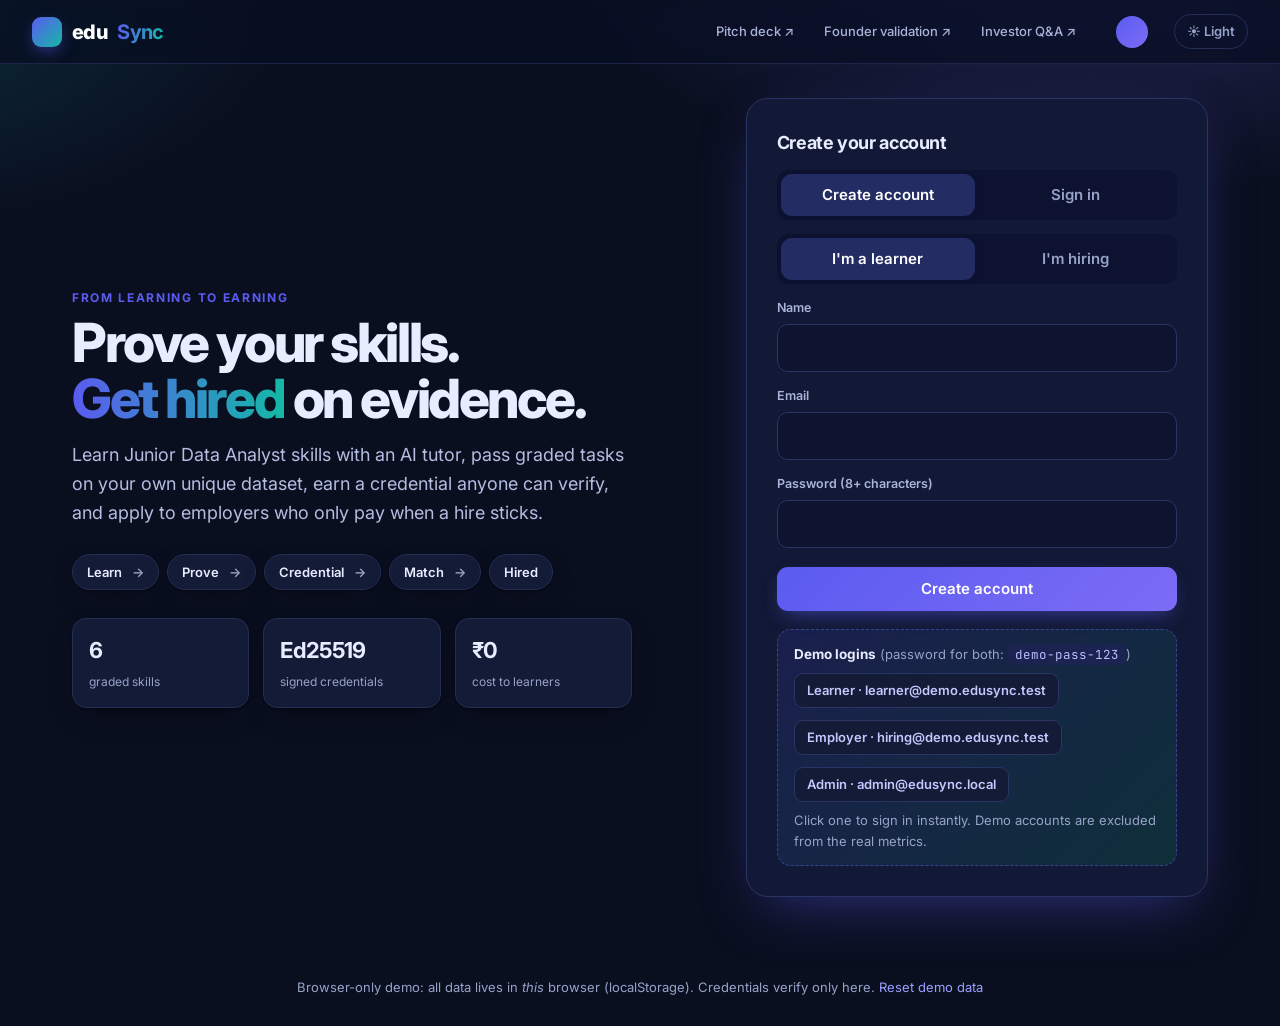
<file: index.html>
<!DOCTYPE html>
<html lang="en">
<head>
<meta charset="utf-8">
<meta name="viewport" content="width=device-width, initial-scale=1">
<title>eduSync — From learning to earning</title>
<script src="theme.js"></script>
<link rel="stylesheet" href="style.css">
</head>
<body>
<header id="top">
  <a class="brand" href="./">edu<b>Sync</b></a>
  <nav id="nav"></nav>
  <span id="who"></span>
  <button id="theme" title="Toggle dark / light"></button>
</header>
<main id="app"><p class="muted pad">Loading…</p></main>
<footer class="small muted" style="text-align:center;padding:0 16px 28px">Browser-only demo: all data lives in <i>this</i> browser (localStorage). Credentials verify only here. <a href="#" id="reset-demo">Reset demo data</a></footer>
<div id="toasts"></div>
<script src="vendor/sql-wasm.js"></script>
<script src="engine.js"></script>
<script src="app.js"></script>
</body>
</html>
</file>
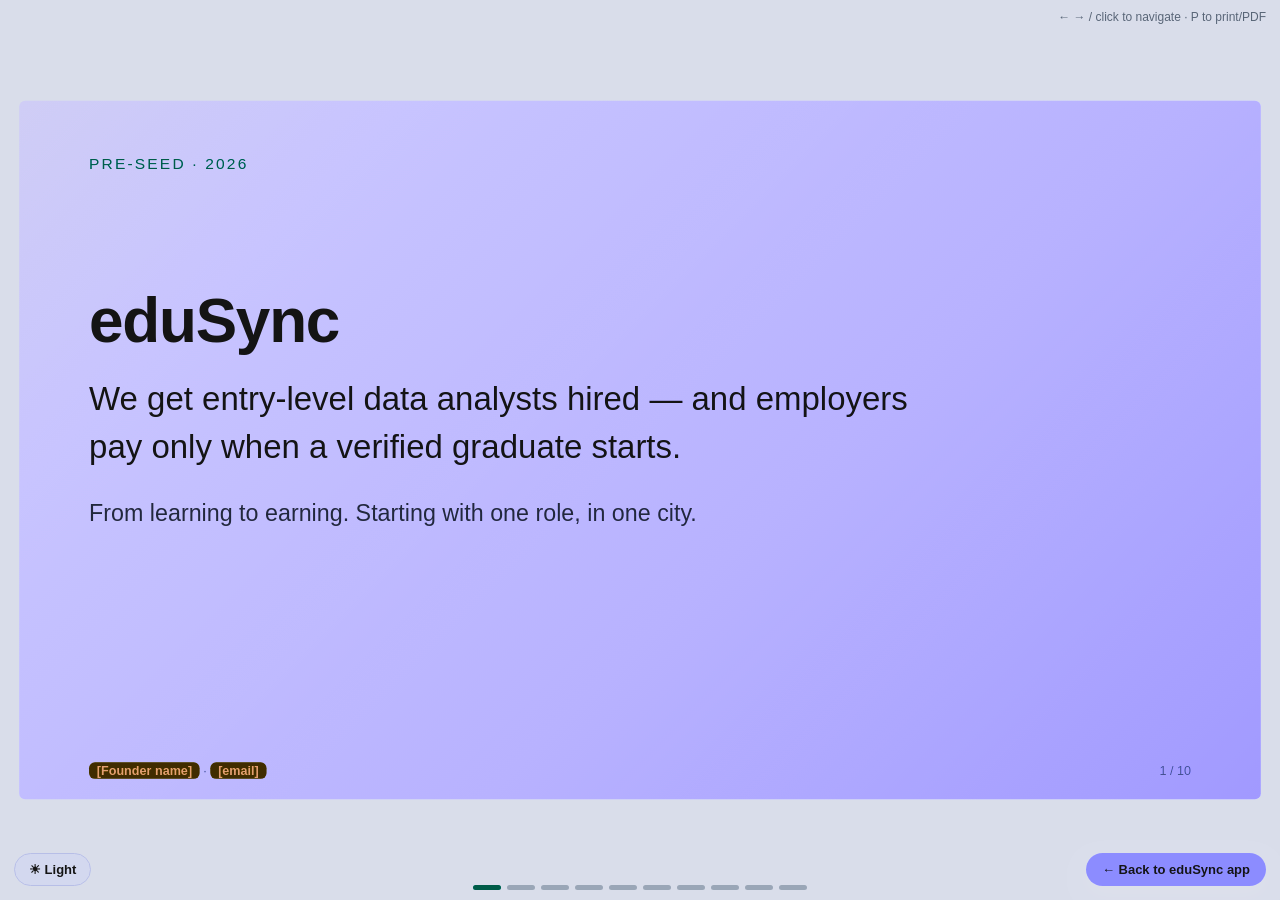
<file: docs/deck.html>
<!DOCTYPE html>
<html lang="en">
<head>
<meta charset="utf-8">
<meta name="viewport" content="width=device-width, initial-scale=1">
<title>eduSync — Pitch Deck (10 slides)</title>
<style>
:root{--ind:#3730a3;--ind2:#4f46e5;--teal:#0d9488;--amber:#d97706;--ink:#0f172a;--mu:#64748b;--bd:#e2e8f0}
*{box-sizing:border-box;margin:0}
html,body{height:100%;background:#0b1020;font-family:-apple-system,BlinkMacSystemFont,"Segoe UI",Roboto,sans-serif;color:var(--ink);overflow:hidden}
#stage{position:fixed;inset:0;display:grid;place-items:center}
#deck{width:1280px;height:720px;position:relative;transform-origin:center center}
.slide{position:absolute;inset:0;background:#fff;padding:56px 72px;display:none;flex-direction:column;border-radius:6px;overflow:hidden}
.slide.on{display:flex}
.slide.dark{background:linear-gradient(135deg,#1e1b4b,#3730a3 60%,#4f46e5);color:#fff}
.tag{font:700 14px inherit;letter-spacing:.14em;text-transform:uppercase;color:var(--teal);margin-bottom:10px}
.dark .tag{color:#5eead4}
h1{font-size:64px;line-height:1.05;letter-spacing:-.02em}
h2{font-size:42px;line-height:1.12;letter-spacing:-.01em;margin-bottom:22px;max-width:1050px}
p.lead{font-size:24px;line-height:1.45;color:#334155;max-width:980px}
.dark p.lead{color:#e0e7ff}
.row{display:flex;gap:24px;flex:1;align-items:stretch}
.col{flex:1}
.card{border:1px solid var(--bd);border-radius:14px;padding:22px 24px;background:#f8fafc}
.card h3{font-size:22px;margin-bottom:8px;color:var(--ind)}
.card p,.card li{font-size:18px;line-height:1.45;color:#334155}
ul{padding-left:22px} li{margin:6px 0}
.big{font-size:56px;font-weight:800;color:var(--ind);letter-spacing:-.02em;line-height:1}
.big.t{color:var(--teal)}
.small{font-size:15px;color:var(--mu)}
.foot{position:absolute;left:72px;right:72px;bottom:22px;display:flex;justify-content:space-between;font-size:13px;color:var(--mu)}
.dark .foot{color:#a5b4fc}
.ph{background:#fef3c7;color:#92400e;padding:1px 8px;border-radius:6px;font-weight:700}
table{width:100%;border-collapse:collapse;font-size:18px} th,td{padding:10px 12px;border-bottom:1px solid var(--bd);text-align:left;vertical-align:top} th{font-size:13px;text-transform:uppercase;letter-spacing:.06em;color:var(--mu);background:#f1f5f9}
.flow{display:flex;align-items:center;gap:10px;margin:8px 0 26px}
.step{flex:1;background:#fff;border:2px solid var(--ind);border-radius:14px;padding:14px 12px;text-align:center;font-weight:700;font-size:19px;color:var(--ind)}
.step small{display:block;font-weight:500;color:var(--mu);font-size:14px;margin-top:4px}
.step.hl{background:var(--teal);border-color:var(--teal);color:#fff}.step.hl small{color:#ccfbf1}
.arrow{font-size:26px;color:#94a3b8}
.node{display:inline-grid;place-items:center;width:62px;height:62px;border-radius:50%;color:#fff;font-weight:800;font-size:22px}
.pill{display:inline-block;padding:4px 12px;border-radius:99px;font-weight:700;font-size:15px}
.nav{position:fixed;bottom:10px;left:50%;transform:translateX(-50%);display:flex;gap:6px;z-index:9}
.nav i{width:28px;height:5px;border-radius:3px;background:#475569;cursor:pointer}.nav i.on{background:#5eead4}
.hint{position:fixed;top:10px;right:14px;color:#94a3b8;font-size:12px}
@media print{
 html,body{overflow:visible;background:#fff;height:auto}
 #stage{position:static;display:block}
 #deck{transform:none!important;width:1280px;height:auto}
 .slide{display:flex!important;position:relative;height:720px;page-break-after:always;border-radius:0}
 .nav,.hint{display:none}
 @page{size:1280px 720px;margin:0}
}
</style>
<script src="theme.js"></script><link rel="stylesheet" href="docs-dark.css"></head>
<body><a href="../" style="position:fixed;right:14px;bottom:14px;z-index:99;background:#5b5bf0;color:#fff;padding:9px 16px;border-radius:99px;font:600 13px -apple-system,sans-serif;text-decoration:none;box-shadow:0 8px 20px rgba(0,0,0,.25)">← Back to eduSync app</a>
<div class="hint">← → / click to navigate · P to print/PDF</div>
<div id="stage"><div id="deck">

<!-- 1 TITLE -->
<div class="slide dark on">
  <div class="tag">Pre-seed · 2026</div>
  <div style="margin-top:110px">
    <h1>eduSync</h1>
    <p class="lead" style="margin-top:22px;font-size:34px;color:#fff;max-width:900px">We get entry-level data analysts hired — and employers pay only when a verified graduate starts.</p>
    <p class="lead" style="margin-top:26px">From learning to earning. Starting with one role, in one city.</p>
  </div>
  <div class="foot"><span><span class="ph" style="background:#fde68a">[Founder name]</span> · <span class="ph" style="background:#fde68a">[email]</span></span><span>1 / 10</span></div>
</div>

<!-- 2 PROBLEM -->
<div class="slide">
  <div class="tag">The problem</div>
  <h2>Graduates can't prove they're job-ready. Employers can't tell who is.</h2>
  <div class="row">
    <div class="card col"><h3>For the learner</h3><p>Spends months and money on courses and certificates. Applies to hundreds of roles. Gets a CV that looks like everyone else's.</p></div>
    <div class="card col"><h3>For the employer</h3><p>Screens hundreds of CVs to fill one junior analyst seat. Degrees and course certificates don't predict who can write a JOIN.</p></div>
    <div class="card col"><h3>The gap</h3><p>There is no trusted, portable proof of <b>demonstrated skill</b> between "finished a course" and "got hired".</p></div>
  </div>
  <p class="small" style="margin-top:16px"><span class="ph">[Add 1 real number from your interviews: e.g. "X CVs → Y interviews → 1 hire, Z weeks" ]</span></p>
  <div class="foot"><span>eduSync</span><span>2 / 10</span></div>
</div>

<!-- 3 SOLUTION -->
<div class="slide">
  <div class="tag">The solution</div>
  <h2>A verified path from "I want this job" to "I was hired"</h2>
  <div class="flow">
    <div class="step">Goal<small>pick a role</small></div><div class="arrow">→</div>
    <div class="step">Learn<small>grounded AI tutor</small></div><div class="arrow">→</div>
    <div class="step">Prove<small>graded tasks</small></div><div class="arrow">→</div>
    <div class="step">Credential<small>signed, verifiable</small></div><div class="arrow">→</div>
    <div class="step">Match<small>employer roles</small></div><div class="arrow">→</div>
    <div class="step hl">Hired<small>employer-confirmed</small></div>
  </div>
  <div class="row">
    <div class="card col"><h3>Skill graph, not a syllabus</h3><p>Every skill is a node with prerequisites. A node turns green only after the learner passes a graded task.</p></div>
    <div class="card col"><h3>Proof employers can check</h3><p>Each credential is cryptographically signed. An employer verifies it in one click — and sees it fail if edited.</p></div>
    <div class="card col"><h3>One metric: Verified Outcomes</h3><p>Not signups, not minutes watched. Learners who are verified <i>and</i> hired.</p></div>
  </div>
  <div class="foot"><span>eduSync</span><span>3 / 10</span></div>
</div>

<!-- 4 PRODUCT -->
<div class="slide">
  <div class="tag">Product · working prototype</div>
  <h2>Built and clickable today: the full loop in one app</h2>
  <div class="row">
    <div class="card col">
      <h3>My skill graph</h3>
      <div style="display:flex;gap:10px;align-items:center;margin:10px 0 14px">
        <span class="node" style="background:#16a34a">✓</span><span class="arrow">→</span>
        <span class="node" style="background:#16a34a">✓</span><span class="arrow">→</span>
        <span class="node" style="background:#d97706">…</span><span class="arrow">→</span>
        <span class="node" style="background:#9ca3af;opacity:.5">🔒</span>
      </div>
      <p>7 skills for Junior Data Analyst. Locked until prerequisites are verified.</p>
    </div>
    <div class="card col">
      <h3>Grounded tutor + graded tasks</h3>
      <p>Answers only from approved curriculum, cites the source, and says <i>"I won't guess"</i> when it can't.</p>
      <p style="margin-top:10px">Pass ≥ 2/3 → skill verified → credential signed.</p>
    </div>
    <div class="card col">
      <h3>Passport + employer view</h3>
      <p>Employer verifies the signature, sees the role match, and confirms the hire. That click is a Verified Outcome.</p>
      <p style="margin-top:10px"><span class="pill" style="background:#dcfce7;color:#166534">Tamper → INVALID</span></p>
    </div>
  </div>
  <p class="small" style="margin-top:14px">Working app: <b>edusync-app/</b> (npm start). Real SQL grading on per-learner data, signed credentials, hiring pipeline, live updates; 66 automated checks pass. <b>Not yet:</b> any real employer, hire or revenue; live Claude tutor tested against a mock only. Demo it live.</p>
  <div class="foot"><span>eduSync</span><span>4 / 10</span></div>
</div>

<!-- 5 WHY NOW -->
<div class="slide">
  <div class="tag">Why now</div>
  <h2>AI made learning cheap. Trust in proof is now the scarce thing.</h2>
  <div class="row">
    <div class="card col"><h3>1 · Tutoring is commodity</h3><p>Anyone can learn SQL with a free AI tutor. That makes the <b>credential and the hire</b> the valuable part, not the lesson.</p></div>
    <div class="card col"><h3>2 · Employers want skills-based hiring</h3><p>Trust in degrees is eroding; employers are looking for demonstrated skill signals.</p></div>
    <div class="card col"><h3>3 · Cheap, mobile-first reach</h3><p>Low-cost inference plus phones makes a free-to-learner model viable in emerging markets.</p></div>
  </div>
  <p class="small" style="margin-top:16px"><span class="ph">[Cite 1–2 sources for the skills-based-hiring claim before sending — do not send uncited.]</span></p>
  <div class="foot"><span>eduSync</span><span>5 / 10</span></div>
</div>

<!-- 6 MARKET -->
<div class="slide">
  <div class="tag">Market</div>
  <h2>We start narrow, in a market that's already paying for hiring</h2>
  <div class="row">
    <div class="col">
      <div class="card" style="margin-bottom:16px"><h3>Top-down (directional)</h3>
        <p><span class="big">~$190–215B</span><br>Global EdTech, 2025–26</p>
        <p style="margin-top:8px"><span class="big t" style="font-size:40px">~$752B</span> &nbsp;recruitment &amp; staffing, 2025</p>
        <p class="small" style="margin-top:8px">Third-party estimates (Grand View, TBRC, Dataintelo); methods differ. Context only — not our target.</p></div>
    </div>
    <div class="col">
      <div class="card"><h3>Bottom-up (our real market)</h3>
        <table><tr><th>Step</th><th>Value</th></tr>
        <tr><td>Junior analyst hires / yr in launch city</td><td><span class="ph">[N]</span></td></tr>
        <tr><td>Share via campus / agencies / job boards</td><td><span class="ph">[%]</span></td></tr>
        <tr><td>Avg fee per hire</td><td><span class="ph">[₹ / $]</span></td></tr>
        <tr><td><b>Wedge SOM</b></td><td><b><span class="ph">[N × % × fee]</span></b></td></tr></table>
        <p class="small" style="margin-top:10px">Fill from hiring-manager interviews. Expand: more roles → more cities.</p></div>
    </div>
  </div>
  <div class="foot"><span>eduSync</span><span>6 / 10</span></div>
</div>

<!-- 7 BUSINESS MODEL -->
<div class="slide">
  <div class="tag">Business model</div>
  <h2>Free for learners. Employers pay per verified hire.</h2>
  <div class="row">
    <div class="card col"><h3>Who pays</h3>
      <ul><li><b>Learner:</b> free (acquisition + data)</li><li><b>Employer:</b> success fee on a confirmed hire retained 30+ days</li><li><b>Later:</b> verification API, institution licences, premium coaching</li></ul>
      <p class="small" style="margin-top:12px">We avoid charging jobseekers a salary share: restricted or disfavoured in many jurisdictions.</p></div>
    <div class="card col"><h3>Illustrative economics per hire</h3>
      <table><tr><th>Line</th><th>Assumption</th></tr>
      <tr><td>First-year salary</td><td><span class="ph">[₹/$ X]</span></td></tr>
      <tr><td>Fee</td><td>8–10% of first-year pay</td></tr>
      <tr><td>Cost per active learner (AI + infra)</td><td><span class="ph">[measure in pilot]</span></td></tr>
      <tr><td>Learners per hire</td><td><span class="ph">[measure in pilot]</span></td></tr></table>
      <p class="small" style="margin-top:10px">Unit economics are a pilot output, not an assumption. We will report cost per <b>hire</b>.</p></div>
  </div>
  <div class="foot"><span>eduSync</span><span>7 / 10</span></div>
</div>

<!-- 8 COMPETITION / MOAT -->
<div class="slide">
  <div class="tag">Competition &amp; defensibility</div>
  <h2>Others sell content. We sell a hire — and earn employer trust.</h2>
  <table>
    <tr><th>Player type</th><th>What they do well</th><th>Where we differ</th></tr>
    <tr><td>MOOCs / certificates</td><td>Reach, brand</td><td>Certificates are not tied to a hire</td></tr>
    <tr><td>Bootcamps / outcome-linked programs</td><td>Job focus, human support</td><td>Capital-heavy, cohort-based; we are software-led and employer-paid</td></tr>
    <tr><td>AI tutors</td><td>Free, great UX</td><td>A tutor is a tool; we own verification + placement</td></tr>
    <tr><td>Hiring / skills platforms</td><td>Employer relationships</td><td>Not learner-first; no guided path to proof</td></tr>
  </table>
  <div class="card" style="margin-top:16px"><h3>Moat (earned, not claimed)</h3>
    <p>1) Employer trust in our credential, built one hire at a time. 2) Outcome data: which proof-of-work predicts a retained hire. 3) Employer-side workflow lock-in. <span class="small">Network effects begin only after first cohorts; we do not claim them today.</span></p></div>
  <div class="foot"><span>eduSync</span><span>8 / 10</span></div>
</div>

<!-- 9 TRACTION / PLAN -->
<div class="slide">
  <div class="tag">Traction &amp; plan</div>
  <h2>Pre-launch. Here is how we prove it in 90 days.</h2>
  <div class="row">
    <div class="card col"><h3>Done</h3>
      <ul><li>Working app of the full loop (66 tests passing)</li><li>Signed, tamper-evident credentials</li><li>Product, architecture, data model specs</li><li><span class="ph">[LOIs / interviews so far: N]</span></li></ul></div>
    <div class="card col"><h3>Next 90 days</h3>
      <ul><li><b>Wk −4–0:</b> 10 employer demos → 3 LOIs</li><li><b>Wk 1–6:</b> Curriculum + tutor evals + assessments</li><li><b>Wk 7–9:</b> Credential verify page; employer posting</li><li><b>Wk 10–12:</b> Pilot cohort of 100 learners</li></ul></div>
    <div class="card col"><h3>Gates (we stop if missed)</h3>
      <ul><li>≥ 3 employer LOIs before building jobs module</li><li>D30 ≥ 25% of learners who pass 1st assessment</li><li><b>≥ 5 hires from ≥ 3 employers</b></li></ul></div>
  </div>
  <div class="foot"><span>eduSync</span><span>9 / 10</span></div>
</div>

<!-- 10 TEAM / ASK -->
<div class="slide dark">
  <div class="tag">Team &amp; ask</div>
  <h2 style="color:#fff">We're raising <span class="ph" style="background:#fde68a">[$X]</span> to prove the hiring loop in one city.</h2>
  <div class="row">
    <div class="card col" style="background:rgba(255,255,255,.08);border-color:rgba(255,255,255,.2)"><h3 style="color:#5eead4">Use of funds · <span class="ph" style="background:#fde68a">[18–24 mo runway]</span></h3>
      <ul style="color:#e0e7ff"><li style="color:#e0e7ff">Engineering &amp; AI — 55%</li><li style="color:#e0e7ff">Employer &amp; learner acquisition — 25%</li><li style="color:#e0e7ff">Ops, compliance, legal — 10%</li><li style="color:#e0e7ff">Buffer — 10%</li></ul></div>
    <div class="card col" style="background:rgba(255,255,255,.08);border-color:rgba(255,255,255,.2)"><h3 style="color:#5eead4">Team</h3>
      <ul><li style="color:#e0e7ff"><span class="ph" style="background:#fde68a">[Founder — why you]</span></li><li style="color:#e0e7ff"><span class="ph" style="background:#fde68a">[Co-founder / CTO]</span></li><li style="color:#e0e7ff"><span class="ph" style="background:#fde68a">[Advisor in hiring / L&amp;D]</span></li></ul></div>
    <div class="card col" style="background:rgba(255,255,255,.08);border-color:rgba(255,255,255,.2)"><h3 style="color:#5eead4">Milestones to next round</h3>
      <ul><li style="color:#e0e7ff">Repeatable hires from ≥ 3 employers</li><li style="color:#e0e7ff">Cost per hire &amp; payback measured</li><li style="color:#e0e7ff">Second role launched</li></ul></div>
  </div>
  <p class="lead" style="margin-top:22px;font-size:26px;color:#fff">Where it goes: one role → many roles → an operating system for verified capability.</p>
  <div class="foot"><span>eduSync · From learning to earning</span><span>10 / 10</span></div>
</div>

</div></div>
<div class="nav" id="dots"></div>
<script>
const sl=[...document.querySelectorAll('.slide')];let i=0;
const dots=document.getElementById('dots');
sl.forEach((_,k)=>{const d=document.createElement('i');d.onclick=()=>show(k);dots.appendChild(d)});
function show(n){i=Math.max(0,Math.min(sl.length-1,n));sl.forEach((s,k)=>s.classList.toggle('on',k===i));[...dots.children].forEach((d,k)=>d.classList.toggle('on',k===i));location.hash=i+1}
function fit(){const s=Math.min(innerWidth/1280,innerHeight/720)*0.97;document.getElementById('deck').style.transform=`scale(${s})`}
addEventListener('resize',fit);fit();
addEventListener('keydown',e=>{if(['ArrowRight','PageDown',' ','Enter'].includes(e.key)){e.preventDefault();show(i+1)}
 else if(['ArrowLeft','PageUp','Backspace'].includes(e.key)){e.preventDefault();show(i-1)}
 else if(e.key==='Home')show(0);else if(e.key==='End')show(sl.length-1);else if(e.key.toLowerCase()==='p')print()});
document.getElementById('deck').addEventListener('click',e=>{if(e.target.closest('a'))return;e.clientX>innerWidth/2?show(i+1):show(i-1)});
show((parseInt(location.hash.slice(1))||1)-1);
</script>
</body>
</html>
</file>
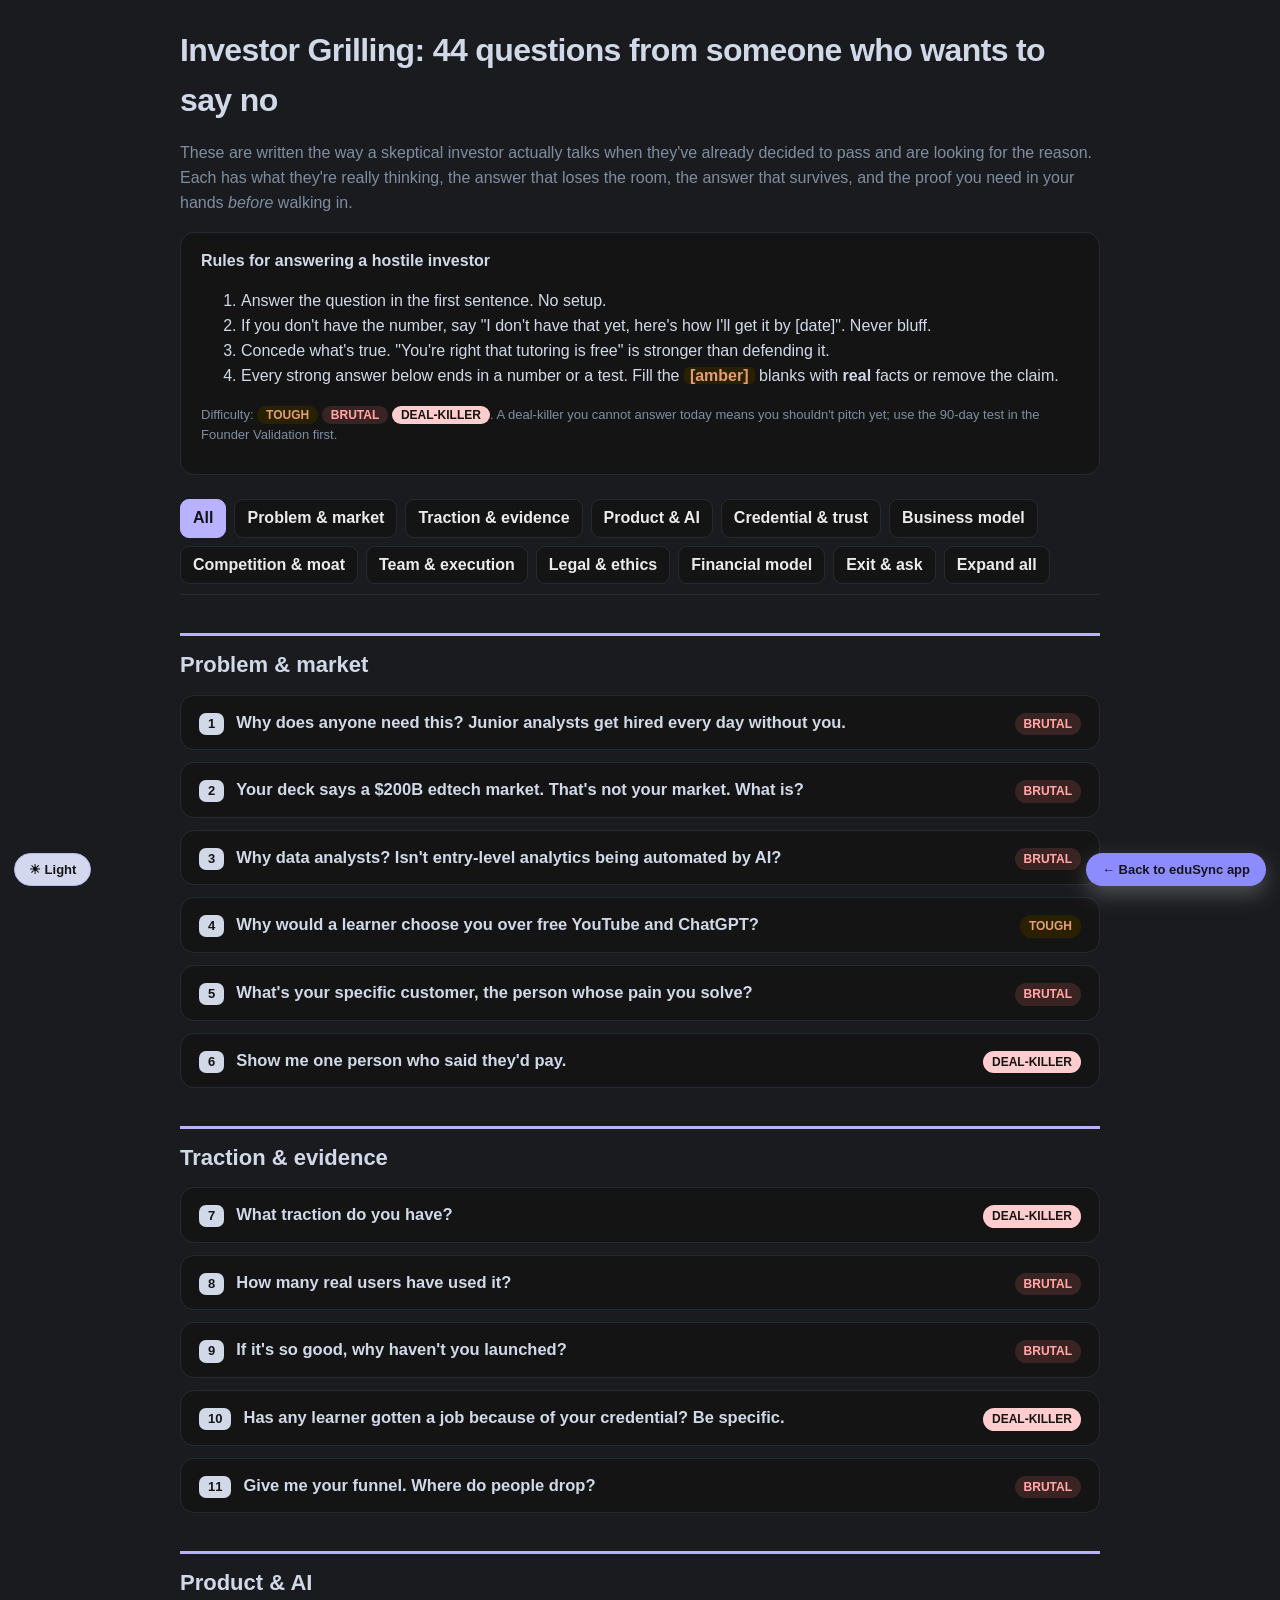
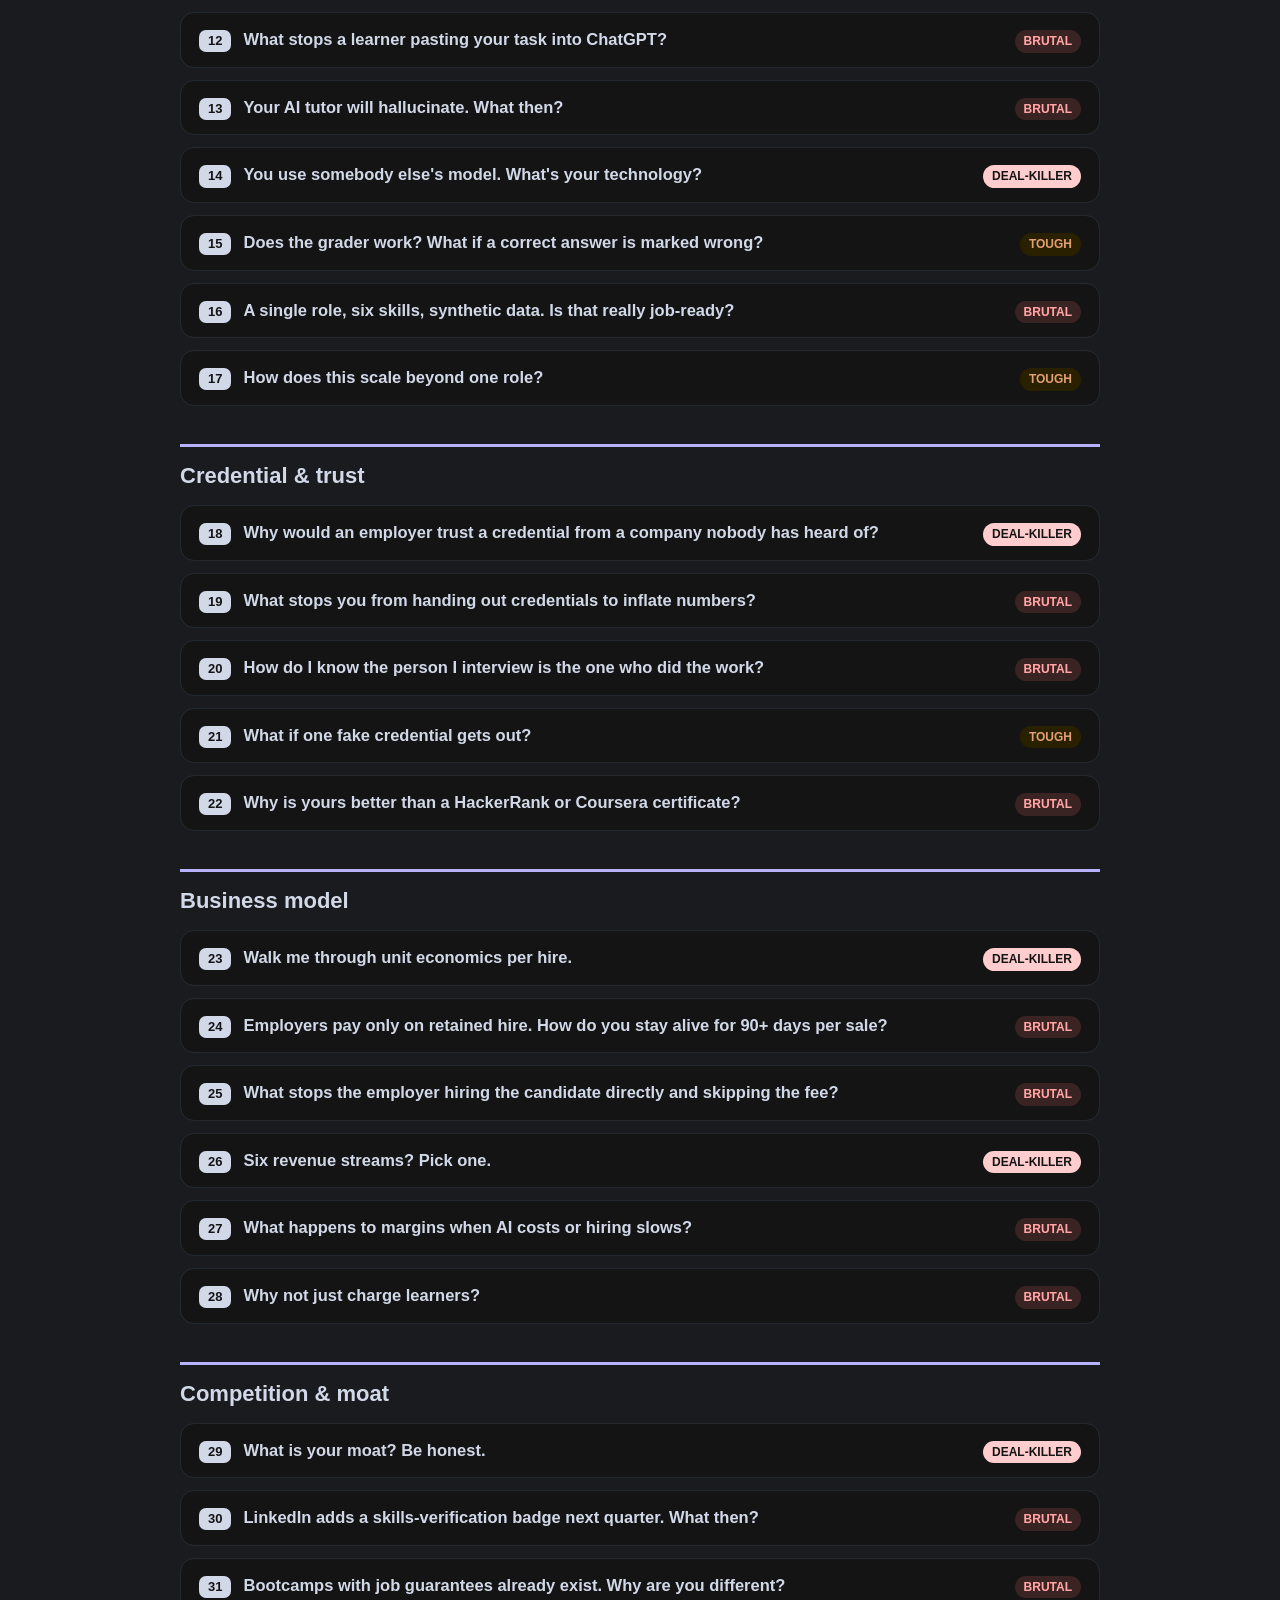
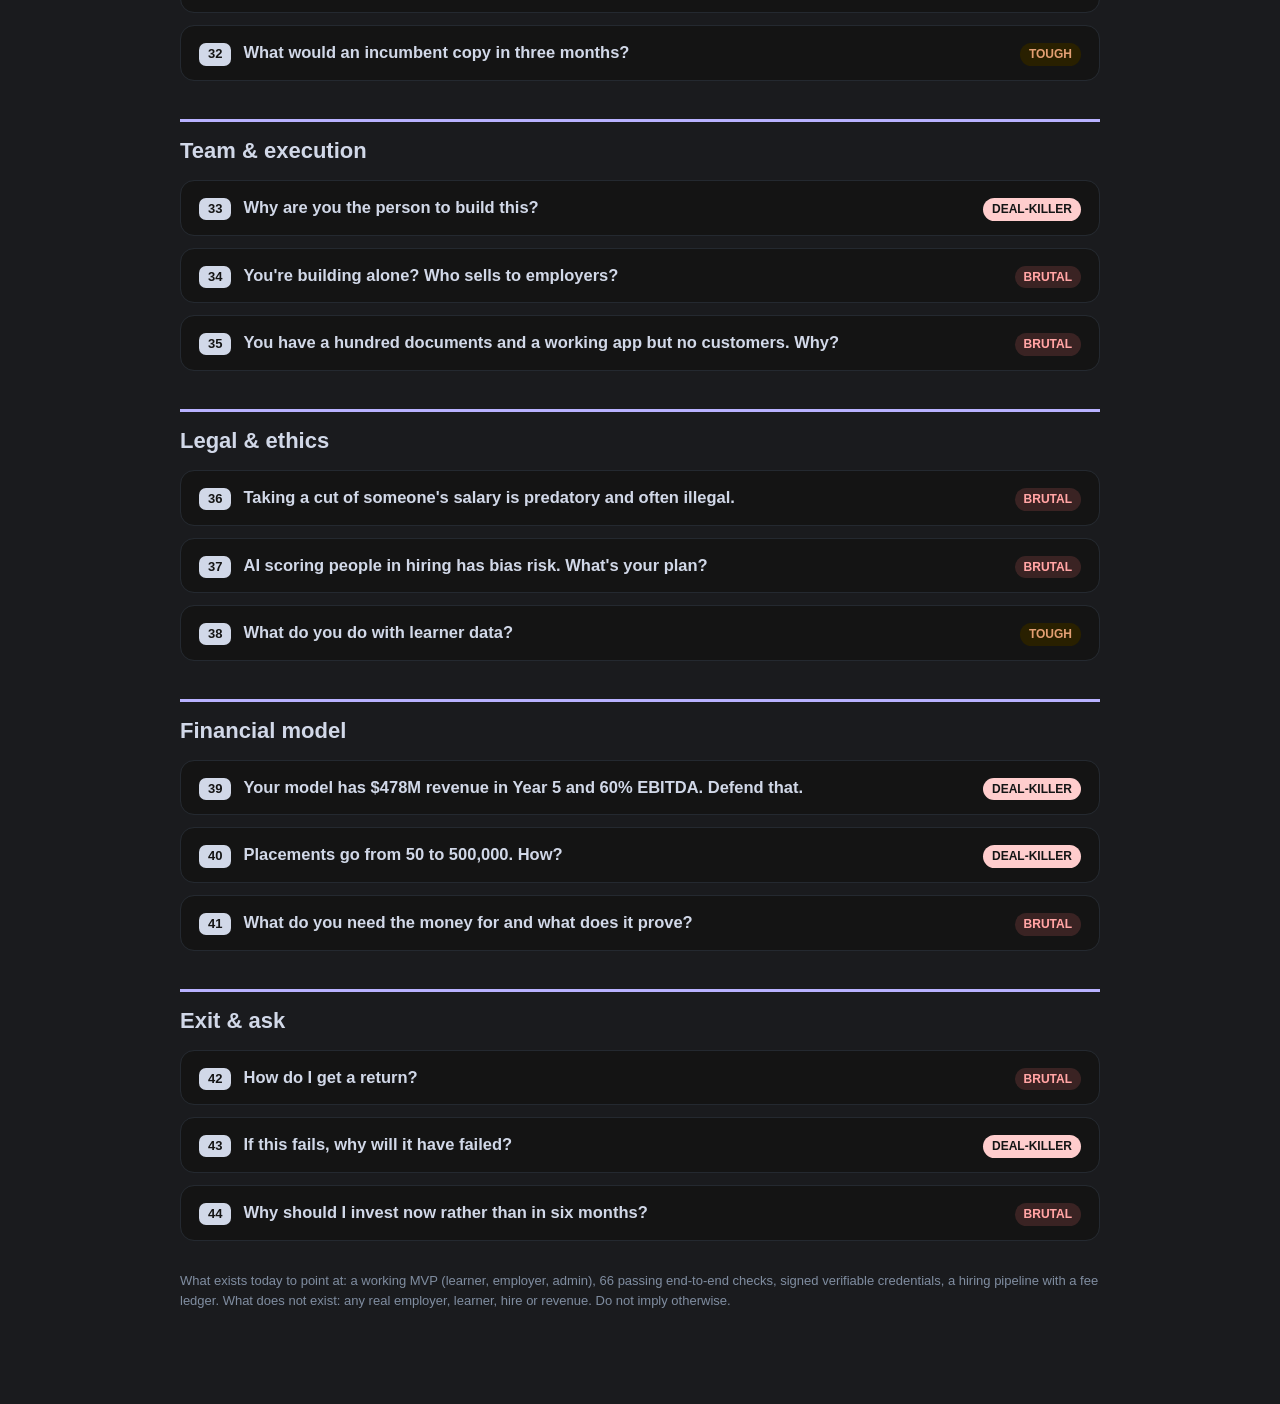
<file: docs/grilling.html>
<!DOCTYPE html>
<html lang="en"><head><meta charset="utf-8"><meta name="viewport" content="width=device-width,initial-scale=1">
<title>eduSync — Investor Grilling: 44 "I want to pass" questions</title>
<style>
:root{--ind:#3730a3;--ink:#0f172a;--mu:#64748b;--bd:#e2e8f0;--bg:#f6f7fb}
*{box-sizing:border-box}body{margin:0;font:16px/1.55 -apple-system,BlinkMacSystemFont,"Segoe UI",Roboto,sans-serif;color:var(--ink);background:var(--bg)}
.wrap{max-width:960px;margin:0 auto;padding:26px 20px 80px}
h1{font-size:32px;letter-spacing:-.02em;margin:0 0 6px}h2{font-size:22px;margin:38px 0 10px;border-top:3px solid var(--ind);padding-top:12px}
.sub{color:var(--mu)}.bar{position:sticky;top:0;background:var(--bg);padding:10px 0;z-index:3;display:flex;gap:8px;flex-wrap:wrap;align-items:center;border-bottom:1px solid var(--bd)}
button{font:inherit;font-weight:600;border:1px solid var(--bd);background:#fff;border-radius:9px;padding:6px 12px;cursor:pointer}button.on{background:var(--ind);color:#fff;border-color:var(--ind)}
.q{background:#fff;border:1px solid var(--bd);border-radius:14px;margin:12px 0;overflow:hidden}
.q>summary{list-style:none;cursor:pointer;padding:14px 18px;font-weight:700;font-size:16.5px;display:flex;gap:12px;align-items:flex-start}
.q>summary::-webkit-details-marker{display:none}.n{background:#0f172a;color:#fff;border-radius:7px;padding:1px 9px;font-size:13px;flex:none;margin-top:3px}
.d{font-size:12px;font-weight:800;padding:2px 9px;border-radius:99px;flex:none;margin-top:3px}.k1{background:#fef3c7;color:#92400e}.k2{background:#fee2e2;color:#991b1b}.k3{background:#450a0a;color:#fff}
.body{padding:2px 18px 16px;display:grid;gap:10px}.blk{border-radius:10px;padding:10px 14px;font-size:15px}
.think{background:#f1f5f9}.weak{background:#fef2f2;border-left:4px solid #dc2626}.strong{background:#f0fdf4;border-left:4px solid #16a34a}.ev{background:#eff6ff;border-left:4px solid #3b82f6}
.blk b.l{display:block;font-size:11.5px;text-transform:uppercase;letter-spacing:.07em;color:var(--mu);margin-bottom:2px}
.ph{background:#fef3c7;color:#92400e;padding:0 6px;border-radius:5px;font-weight:700}
.card{background:#fff;border:1px solid var(--bd);border-radius:14px;padding:16px 20px;margin:14px 0}
.note{font-size:13px;color:var(--mu)}
@media print{.bar{display:none}.q{break-inside:avoid}}
</style><script src="theme.js"></script><link rel="stylesheet" href="docs-dark.css"></head><body><a href="../" style="position:fixed;right:14px;bottom:14px;z-index:99;background:#5b5bf0;color:#fff;padding:9px 16px;border-radius:99px;font:600 13px -apple-system,sans-serif;text-decoration:none;box-shadow:0 8px 20px rgba(0,0,0,.25)">← Back to eduSync app</a><div class="wrap">
<h1>Investor Grilling: 44 questions from someone who wants to say no</h1>
<p class="sub">These are written the way a skeptical investor actually talks when they've already decided to pass and are looking for the reason. Each has what they're really thinking, the answer that loses the room, the answer that survives, and the proof you need in your hands <i>before</i> walking in.</p>
<div class="card"><b>Rules for answering a hostile investor</b>
<ol><li>Answer the question in the first sentence. No setup.</li><li>If you don't have the number, say "I don't have that yet, here's how I'll get it by [date]". Never bluff.</li><li>Concede what's true. "You're right that tutoring is free" is stronger than defending it.</li><li>Every strong answer below ends in a number or a test. Fill the <span class="ph">[amber]</span> blanks with <b>real</b> facts or remove the claim.</li></ol>
<p class="note">Difficulty: <span class="d k1">TOUGH</span> <span class="d k2">BRUTAL</span> <span class="d k3">DEAL-KILLER</span>. A deal-killer you cannot answer today means you shouldn't pitch yet; use the 90-day test in the Founder Validation first.</p></div>
<div class="bar" id="bar"></div>
<div id="out"></div>
<p class="note" style="margin-top:30px">What exists today to point at: a working MVP (learner, employer, admin), 66 passing end-to-end checks, signed verifiable credentials, a hiring pipeline with a fee ledger. What does not exist: any real employer, learner, hire or revenue. Do not imply otherwise.</p>
</div>
<script>
const P=t=>`<span class="ph">[${t}]</span>`;
const Q=[
// theme, difficulty (1-3), question, thinking, weak, strong, evidence
["Problem & market",2,"Why does anyone need this? Junior analysts get hired every day without you.","I'm testing whether the pain is real or invented by the founder.","Hiring is broken and graduates struggle to prove skills.","Employers I spoke to spend "+P("X hours")+" screening "+P("N")+" CVs per junior seat and "+P("Y of 10")+" said they'd interview someone with verified graded work. I haven't proven it changes decisions yet; that's the pilot.","10+ hiring-manager interviews with notes. Real numbers on CVs per hire and time to hire."],
["Problem & market",2,"Your deck says a $200B edtech market. That's not your market. What is?","Founders who quote TAM don't understand their wedge.","It's huge and growing; even 1% is a big business.","Junior data-analyst hires in "+P("launch city")+" is about "+P("N")+" a year; if we handle "+P("%")+" at "+P("fee")+" that's "+P("₹/$")+". The global number is context, not the plan.","Bottom-up: roles × hires × fee, sourced from job-board counts or employer interviews."],
["Problem & market",2,"Why data analysts? Isn't entry-level analytics being automated by AI?","If the job disappears, your whole wedge disappears.","Demand for data skills keeps growing.","Fair risk. Entry-level tasks like routine SQL are exactly what AI automates, so what employers still need is judgment and verified skill. I picked this role because it's gradable by execution on data, not because it's immune. If junior hiring dries up, the same engine moves to another gradable role.","Job-posting trend for junior analysts in your city; a second role mapped as backup."],
["Problem & market",1,"Why would a learner choose you over free YouTube and ChatGPT?","Free beats paid; where's the pull?","Our AI tutor is personalised and grounded.","They shouldn't choose us for content; it's free everywhere. They choose us because passing our tasks gives a credential employers can verify and a route to interviews. It's free for learners; employers pay on a hire.","Learner interviews: why they'd do it; funnel data on completion."],
["Problem & market",2,"What's your specific customer, the person whose pain you solve?","Vagueness equals no customer discovery.","Students and employers across emerging markets.","Hiring managers at "+P("company type")+" in "+P("city")+", hiring "+P("N")+" junior analysts a year, and "+P("learner profile")+" who want that job.","A named list of 20 target employers and 5 interviews done."],
["Problem & market",3,"Show me one person who said they'd pay.","No customer, no business.","People are interested.","I have "+P("N")+" LOIs from "+P("names")+". If the answer is zero, say: none yet, and that's the first gate; I stop if I don't have 3 by day 30.","Signed LOIs (even one-page). A paying customer beats everything."],
["Traction & evidence",3,"What traction do you have?","I need numbers, not intent.","We have a working MVP and strong interest.","Honest answer: no hires, no revenue. I have a working loop with 66 passing end-to-end checks, and a 90-day plan with kill gates: ≥3 LOIs, ≥25% skill verification, ≥5 hires from ≥3 employers.","Live demo of the loop. Metrics dashboard showing real, not demo, users."],
["Traction & evidence",2,"How many real users have used it?","Demo accounts inflate numbers.","Hundreds in our pilot.","The dashboard excludes demo accounts. Real users: "+P("N")+". Anything before the pilot is me testing.","Admin metrics page. Never show demo numbers as traction."],
["Traction & evidence",2,"If it's so good, why haven't you launched?","Looking for lack of urgency or fear.","We're perfecting the product.","The product isn't the risk; employer demand is. I'm spending the next 30 days on employer conversations before building more.","Calendar of employer meetings."],
["Traction & evidence",3,"Has any learner gotten a job because of your credential? Be specific.","The only metric that matters.","Not yet, but we're confident.","No. Zero today. First retained hire is the milestone for the next round.","—  (If you say yes, be ready with name, employer and email proof.)"],
["Traction & evidence",2,"Give me your funnel. Where do people drop?","Founders who don't know their funnel don't run the business.","Retention is good.","Registered → attempted → skill verified → passport → applied → hired → retained: "+P("numbers")+". Biggest drop is "+P("stage")+" and the fix is "+P("action")+".","Admin funnel, cohort view."],
["Product & AI",2,"What stops a learner pasting your task into ChatGPT?","Fake credentials equal worthless product.","We detect cheating.","Each learner gets a different dataset, so a copied answer fails; an LLM can still solve their own task if they paste it. I show employers paste count and time, and recommend a short live follow-up for finalists. It is not proof.","Copy-resistance test (built). Employer feedback on whether finalists can explain their SQL."],
["Product & AI",2,"Your AI tutor will hallucinate. What then?","Liability and quality.","We use RAG, so it's accurate.","It answers only from approved lessons, cites them, and refuses off-curriculum questions without calling the model. I measure refusal rate and sample answers. A wrong answer in a lesson is possible; that's why I'm sampling.","Tutor evals: 100 questions, % grounded, human-rated accuracy."],
["Product & AI",3,"You use somebody else's model. What's your technology?","Wrapper risk.","Proprietary AI.","The model is a commodity and I'm not claiming otherwise. My asset is the assessment engine and the outcome data. If outcome data never accumulates, I have no tech moat.","Architecture slide showing what's yours (grader, datasets, credential, pipeline)."],
["Product & AI",1,"Does the grader work? What if a correct answer is marked wrong?","Fairness and trust.","It's accurate.","SQL, numeric and data-cleaning tasks are graded by executing against the learner's own data and comparing results, so alternative correct queries pass. The written task is a rule rubric, so it's narrow and I treat it as the weakest part.","Grader test suite. Appeals path."],
["Product & AI",2,"A single role, six skills, synthetic data. Is that really job-ready?","Test of realism.","It covers core analytics skills.","It proves basic SQL, cleaning, stats and reporting. It does not prove stakeholder work or BI tools. I'll validate by having partner employers rate the first 10 passers on a real task.","Employer-rated pilot tasks."],
["Product & AI",1,"How does this scale beyond one role?","Is this a feature or a platform?","We'll add more roles.","Roles that can be graded by execution (SQL, spreadsheets, code) are easy; roles that need judgment are not. Scaling requires the first loop to work, so I'm not promising 50 roles.","Second-role design done but not built."],
["Credential & trust",3,"Why would an employer trust a credential from a company nobody has heard of?","Trust is the whole business.","It's cryptographically signed.","Signatures prove integrity, not trust. Trust comes from employers seeing that our passers perform. Pilot employers evaluate the first candidates and I publish the outcomes.","Employer quotes. Hire and retention stats."],
["Credential & trust",2,"What stops you from handing out credentials to inflate numbers?","Incentive problem: you earn on volume.","We keep standards high.","I'm paid only on retained hires, not credentials, so inflation hurts me. Pass rates are public to employers, plus revocation and external spot-audits.","Pass-rate dashboard. Revocation log."],
["Credential & trust",2,"How do I know the person I interview is the one who did the work?","Identity gap.","Proctoring is on the roadmap.","You don't, from the credential alone. Finalists get a live 20-minute follow-up; ID verification is a later feature if employers ask for it.","Pilot data on live follow-up pass rate."],
["Credential & trust",1,"What if one fake credential gets out?","Reputation risk.","It won't.","Public verify page, tamper detection and revocation exist; I have a policy to revoke and notify employers.","Revocation test (built)."],
["Credential & trust",2,"Why is yours better than a HackerRank or Coursera certificate?","Substitution.","Ours is verified.","Theirs is attendance or generic. Ours is graded on a unique dataset tied to a job. I don't know yet that employers value it more; that's the test.","Side-by-side employer preference test."],
["Business model",3,"Walk me through unit economics per hire.","Where the money is.","Fees are 8–15% of salary so margins are high.","Salary "+P("₹")+" × "+P("8%")+" = "+P("fee")+". Costs per retained hire: AI "+P("₹")+", support "+P("₹")+", acquisition "+P("₹")+". I have no measured costs yet; the pilot produces them.","Cost sheet from pilot. Don't present assumptions as measured."],
["Business model",2,"Employers pay only on retained hire. How do you stay alive for 90+ days per sale?","Cash conversion cycle.","We have other revenue.","With a 30-day retention window the first cash arrives about "+P("N")+" days after a hire, so the runway has to cover that. This is why the raise sizes for 18 months, not 6.","Cash-flow timeline."],
["Business model",2,"What stops the employer hiring the candidate directly and skipping the fee?","Disintermediation.","Contracts.","Contract clause plus ongoing value: verification, payroll insights. Some leakage will happen, so I model "+P("%")+" leakage and treat verification as a second revenue line.","Signed pilot agreement."],
["Business model",3,"Six revenue streams? Pick one.","No focus.","They support each other.","One: employer-paid retained hires. The rest are parked until that works.","A deck that shows only one."],
["Business model",2,"What happens to margins when AI costs or hiring slows?","Fragility.","We'll optimise.","Per-learner AI cost is small (offline path, grounded retrieval first), and hiring slowdowns hit everyone. In a slowdown I'd keep the employer pipeline and slow learner acquisition.","Cost per active learner from logs."],
["Business model",2,"Why not just charge learners?","Obvious alternative.","Learners can't afford it.","Learner fees limit reach and put me in conflict with outcomes (I'd profit even if no job). Employer-paid aligns incentives.","—"],
["Competition & moat",3,"What is your moat? Be honest.","Everyone claims one.","Network effects and data.","Today: none. Earned over time: employer trust from retained hires and outcome data on which assessments predict retention. Network effects start only after the first cohorts.","Hire count, retention, predictive validity."],
["Competition & moat",2,"LinkedIn adds a skills-verification badge next quarter. What then?","Platform risk.","We're ahead.","They could, and they'd win on distribution. My defence is being the neutral graded-work evidence employers already trust, and being an acquisition target if it works.","Employer relationships."],
["Competition & moat",2,"Bootcamps with job guarantees already exist. Why are you different?","Same pitch.","We're software-led.","Lower cost per learner and employer-paid. The risk is the same one that hurt others: outcome-linked models can fail on economics. I'm piloting before scaling.","Cost per hire vs bootcamp benchmark."],
["Competition & moat",1,"What would an incumbent copy in three months?","Replicability.","Not our approach.","The app. Not the employer trust.","—"],
["Team & execution",3,"Why are you the person to build this?","Founder-market fit.","I'm passionate about education.","Name the specific hiring, edtech or distribution credit: "+P("experience")+". Gaps: "+P("gap")+" and who fills it: "+P("advisor / cofounder")+".","Team slide with real names."],
["Team & execution",2,"You're building alone? Who sells to employers?","Capacity.","I'll hire later.","Employer sales is me for the first 90 days. I want an advisor who has hired analysts.","Advisor commitments."],
["Team & execution",2,"You have a hundred documents and a working app but no customers. Why?","Builder bias.","Preparation matters.","You're right, that's the pattern I'm correcting: next 30 days are customer conversations, not code.","Interview log."],
["Legal & ethics",2,"Taking a cut of someone's salary is predatory and often illegal.","Regulatory red flag.","We follow the law.","I don't charge learners. The employer pays on a retained hire, which is the standard placement model. I'll have local counsel review before the first invoice.","Legal memo."],
["Legal & ethics",2,"AI scoring people in hiring has bias risk. What's your plan?","Compliance and reputation.","We'll audit it.","Scoring is mostly deterministic (execution vs expected results). No demographic data used. I'll monitor pass rates by group once there's volume.","Bias audit plan."],
["Legal & ethics",1,"What do you do with learner data?","Privacy liability.","We're secure.","Employers see only candidates who applied to their jobs; passwords are hashed; deletion path planned before launch.","Privacy policy."],
["Financial model",3,"Your model has $478M revenue in Year 5 and 60% EBITDA. Defend that.","Credibility killer.","It's the upside scenario.","I can't defend it and I won't try. It's top-down and unmeasured. I'm replacing it with a bottom-up model driven by pilot numbers.","A rebuilt model with measured inputs."],
["Financial model",3,"Placements go from 50 to 500,000. How?","Hockey stick.","Network effects and AI.","It's an assumption without a mechanism. A credible path is employer by employer, and I can show 5 employers and "+P("N")+" hires per employer, not an aggregate.","Employer-level pipeline."],
["Financial model",2,"What do you need the money for and what does it prove?","Use of funds.","Hiring and growth.","The money buys "+P("N")+" months to hit three gates: 3 LOIs, 25% skill verification, 5 hires from 3 employers. If we miss, we stop.","Milestone plan."],
["Exit & ask",2,"How do I get a return?","VC math.","Acquisition or IPO.","Honest: small outcome likely, large outcome requires employer network scale. Acquirers: HR platforms, staffing firms, edtech.","Comparable exits."],
["Exit & ask",3,"If this fails, why will it have failed?","Self-awareness test.","It won't.","Most likely: employers won't trust or use the credential. Second: cost per hire above the fee. Third: AI makes junior hiring shrink. I have tests and kill rules for each.","Founder Validation doc, section 2."],
["Exit & ask",2,"Why should I invest now rather than in six months?","Timing and value.","The market is moving.","Today I can't give you a reason, and you'd be right to wait. If I hit the 90-day gates, that's the moment to invest.","Gate dates."]
];
const th=[...new Set(Q.map(q=>q[0]))];let cur='All';
const bar=document.getElementById('bar');
function draw(){bar.innerHTML=['All',...th].map(t=>`<button class="${t==cur?'on':''}">${t}</button>`).join('')+`<button id="ex">Expand all</button>`;
[...bar.querySelectorAll('button')].forEach((b,i,a)=>b.onclick=()=>{if(b.id=='ex'){document.querySelectorAll('details').forEach(d=>d.open=!d.open);return}cur=b.textContent;draw();render()});}
function render(){const o=document.getElementById('out');o.innerHTML='';let n=0;
th.filter(t=>cur=='All'||t==cur).forEach(t=>{const h=document.createElement('h2');h.textContent=t;o.appendChild(h);
Q.filter(q=>q[0]==t).forEach(q=>{n=Q.indexOf(q)+1;const d=document.createElement('details');d.className='q';
d.innerHTML=`<summary><span class="n">${n}</span><span style="flex:1">${q[2]}</span><span class="d k${q[1]}">${['','TOUGH','BRUTAL','DEAL-KILLER'][q[1]]}</span></summary><div class="body">
<div class="blk think"><b class="l">What they're really thinking</b>${q[3]}</div>
<div class="blk weak"><b class="l">Answer that loses the room</b>${q[4]}</div>
<div class="blk strong"><b class="l">Answer that survives</b>${q[5]}</div>
<div class="blk ev"><b class="l">Evidence to have in hand</b>${q[6]}</div></div>`;o.appendChild(d)})})}
draw();render();
</script></body></html>
</file>
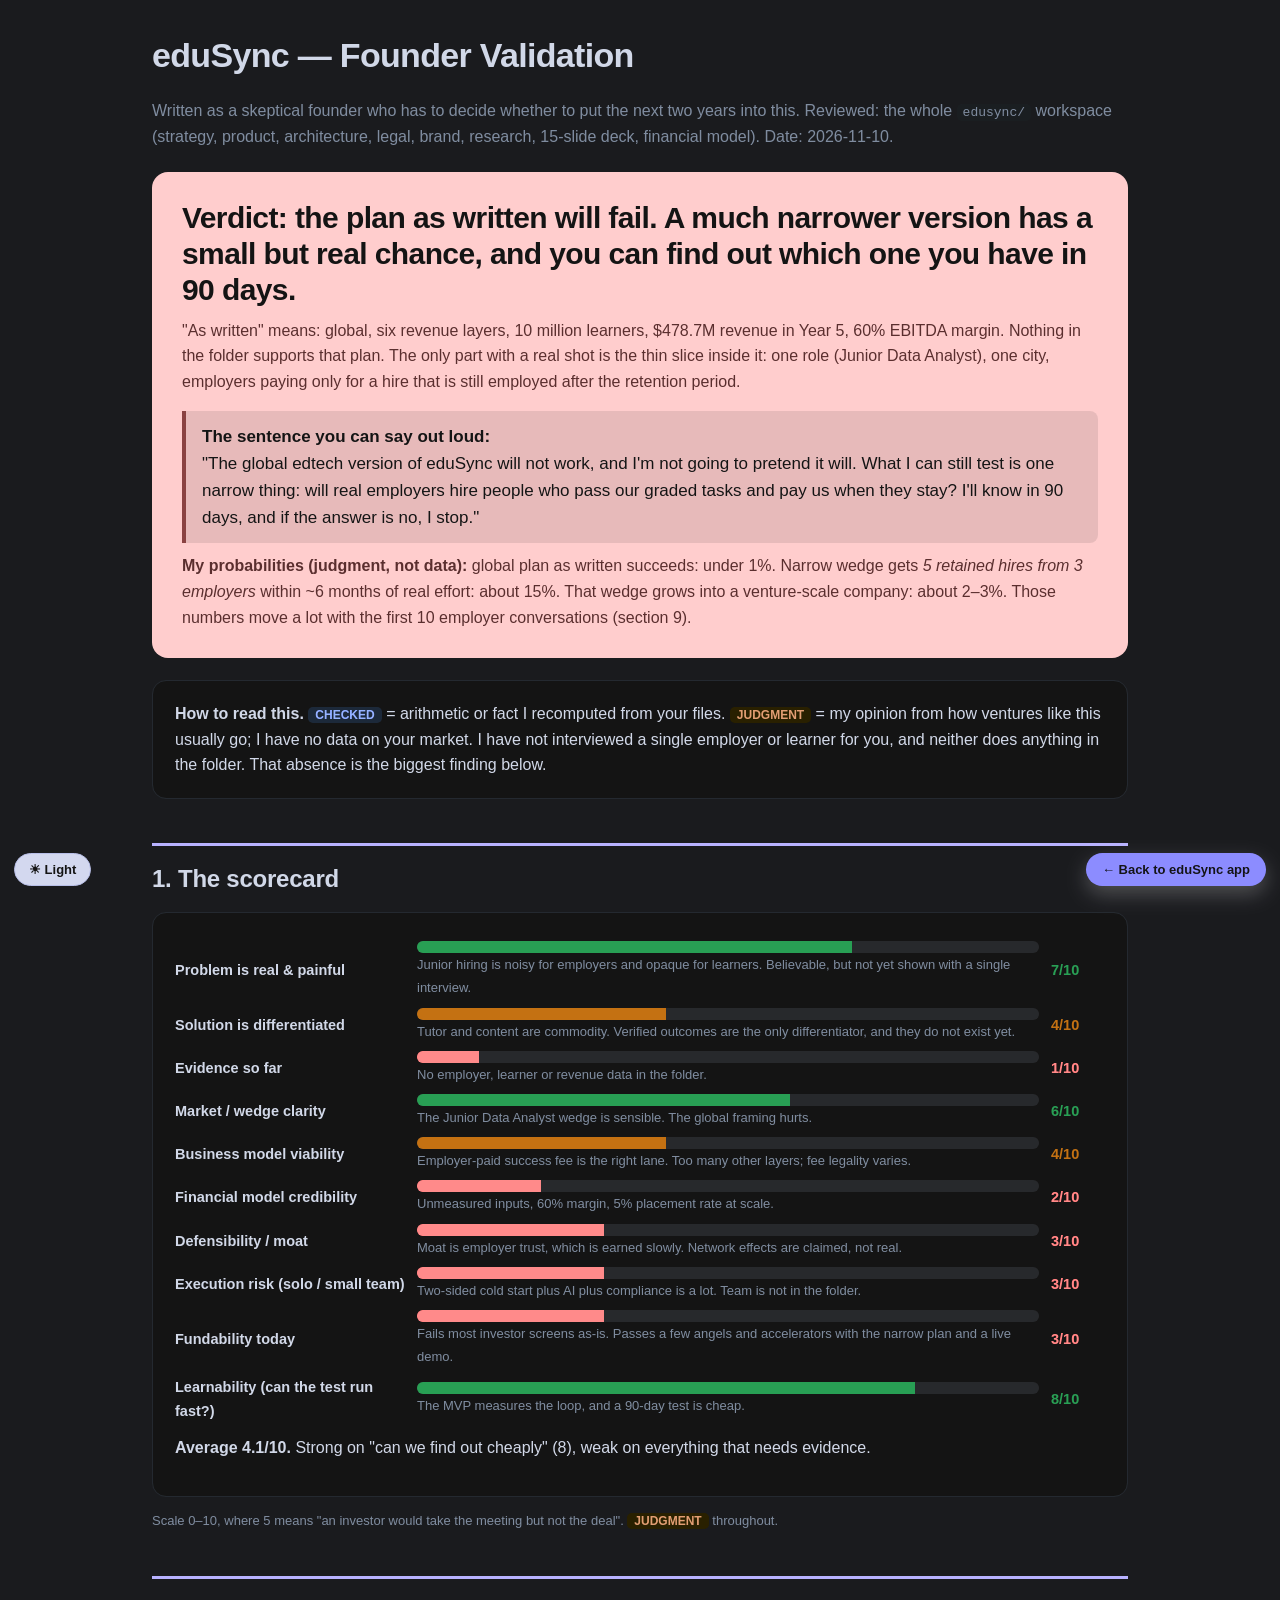
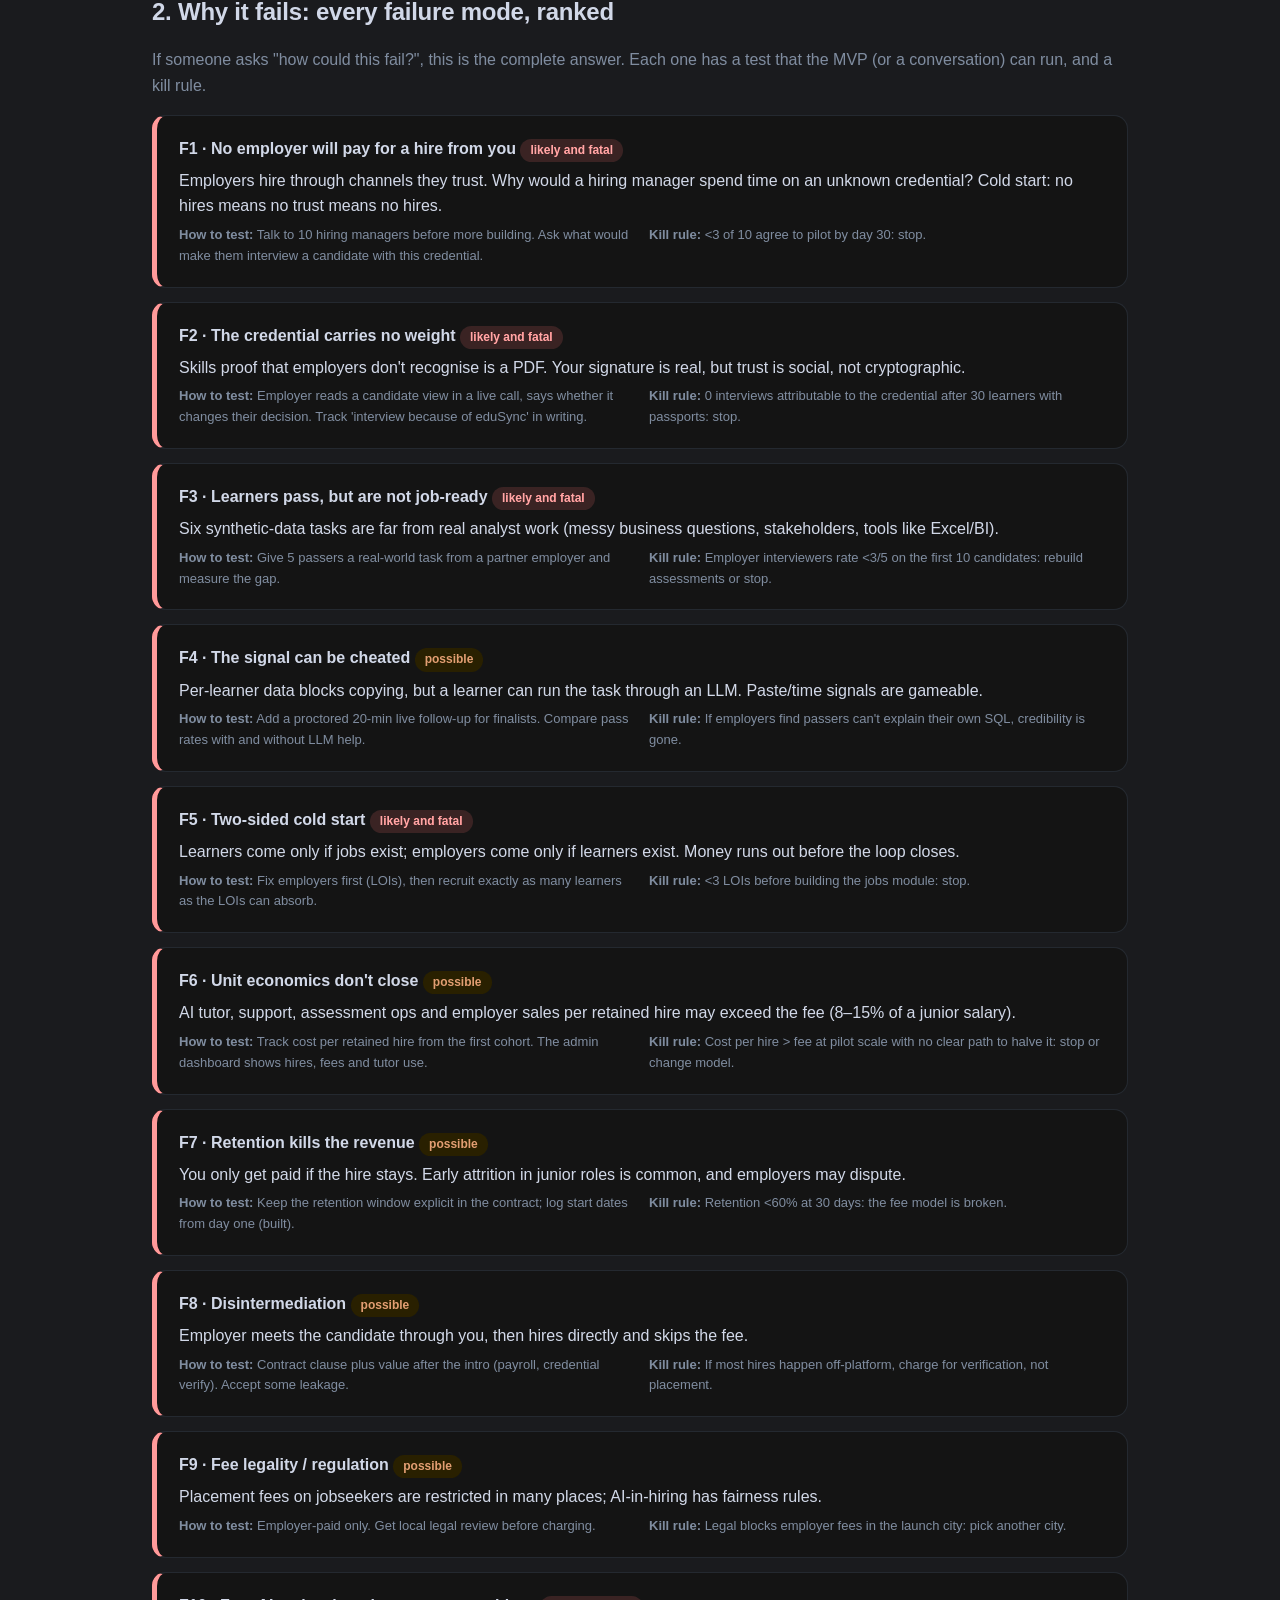
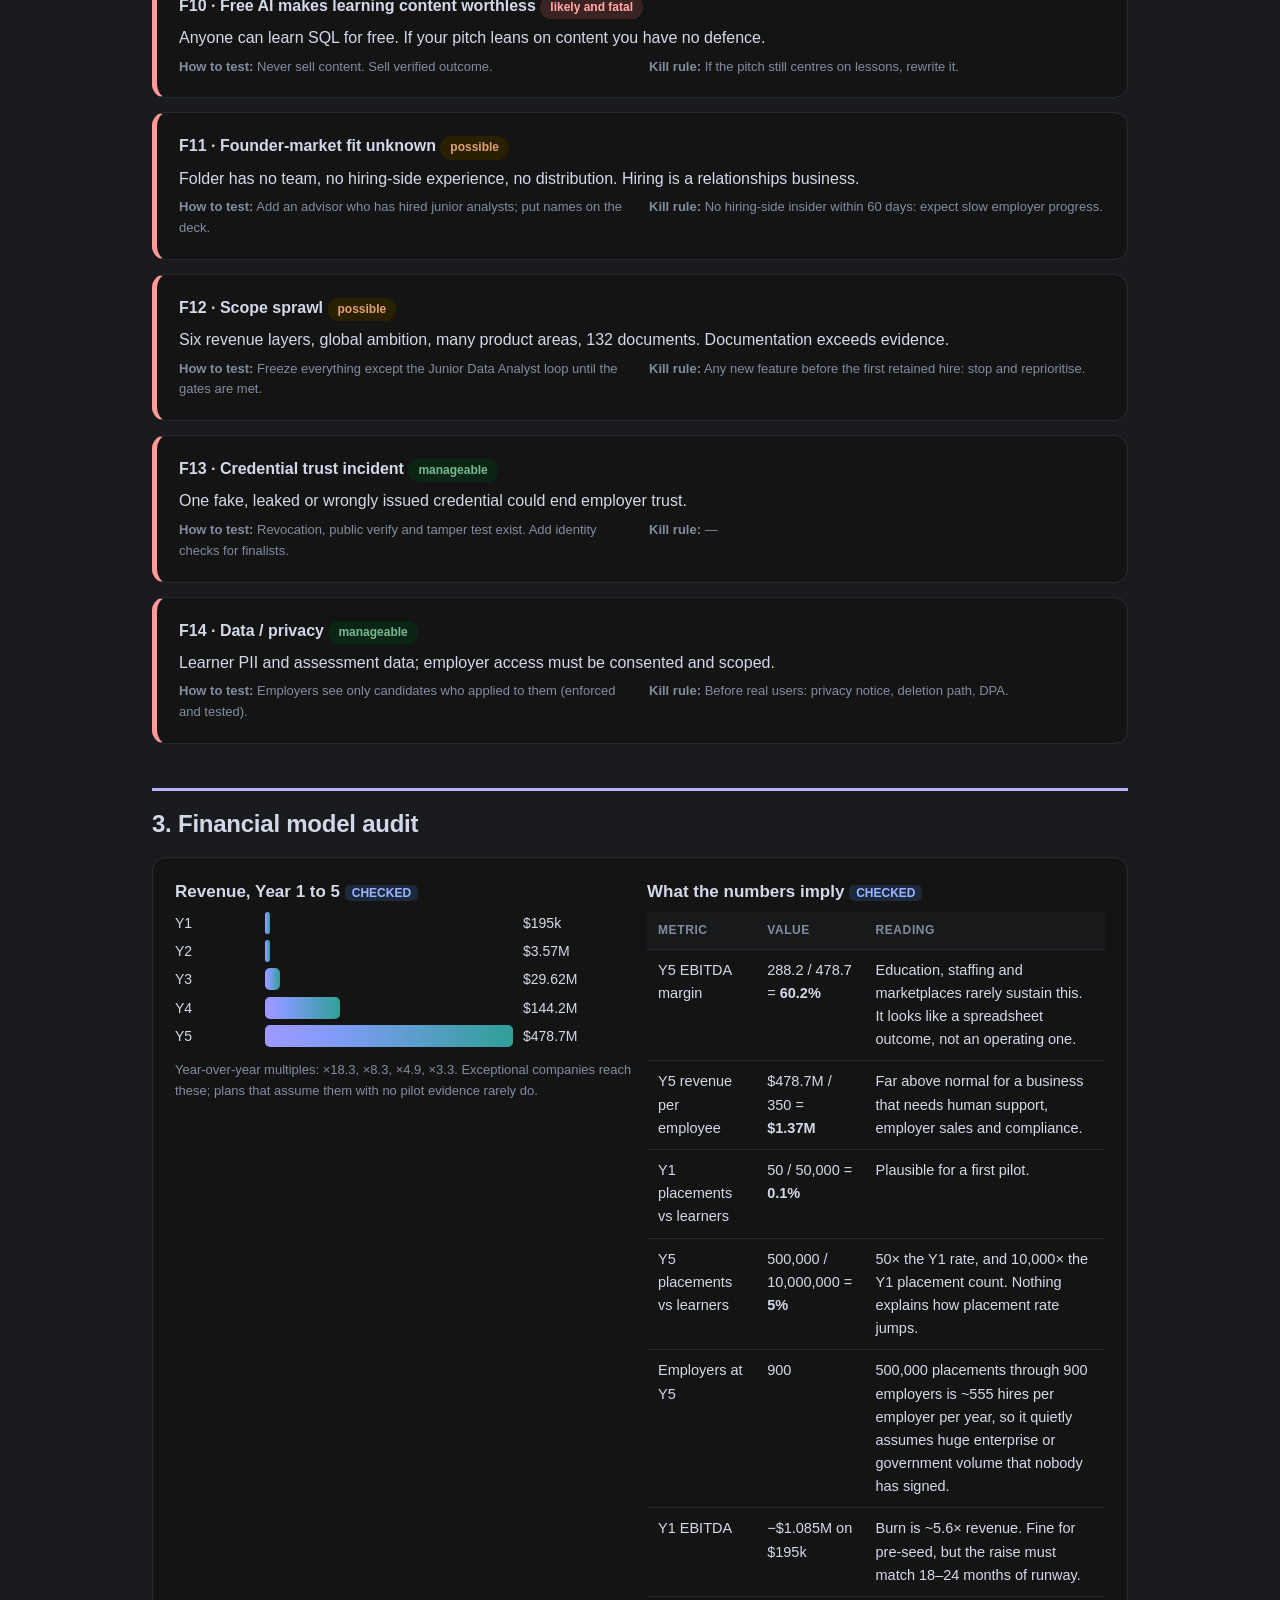
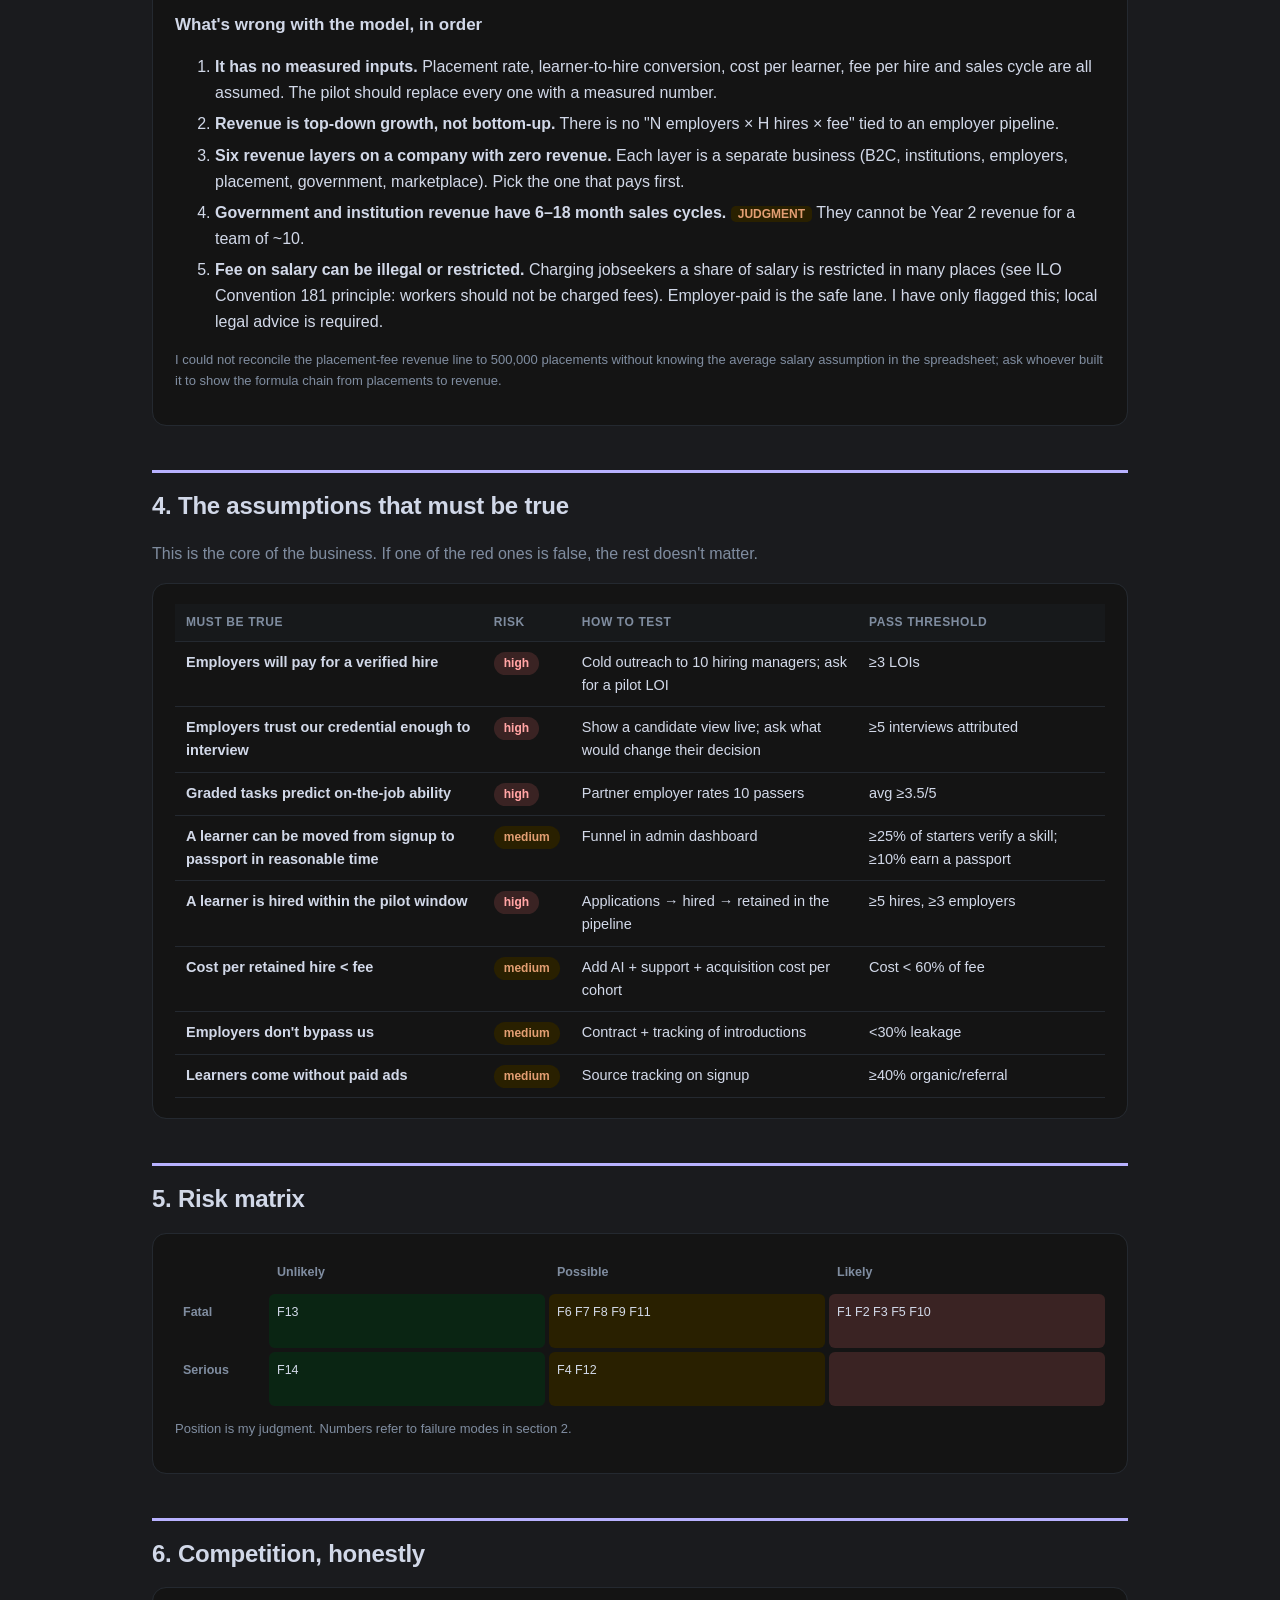
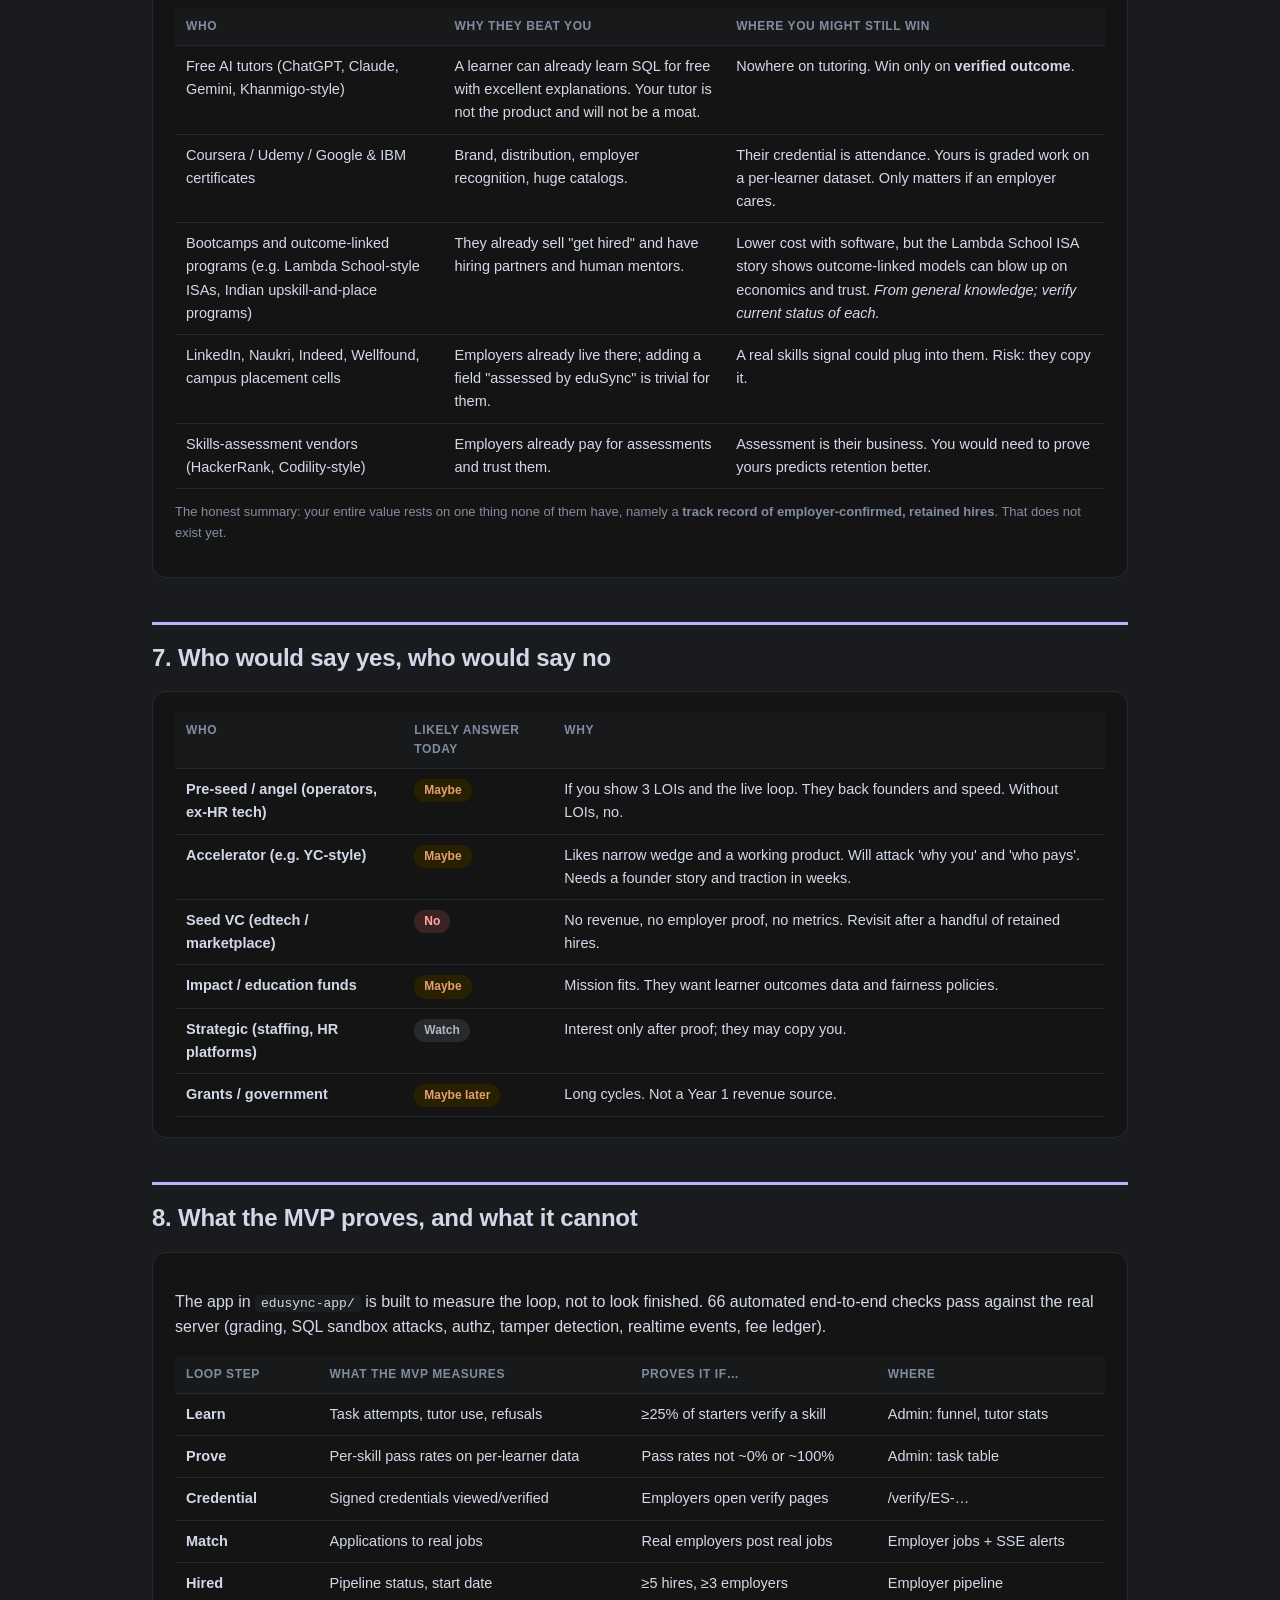
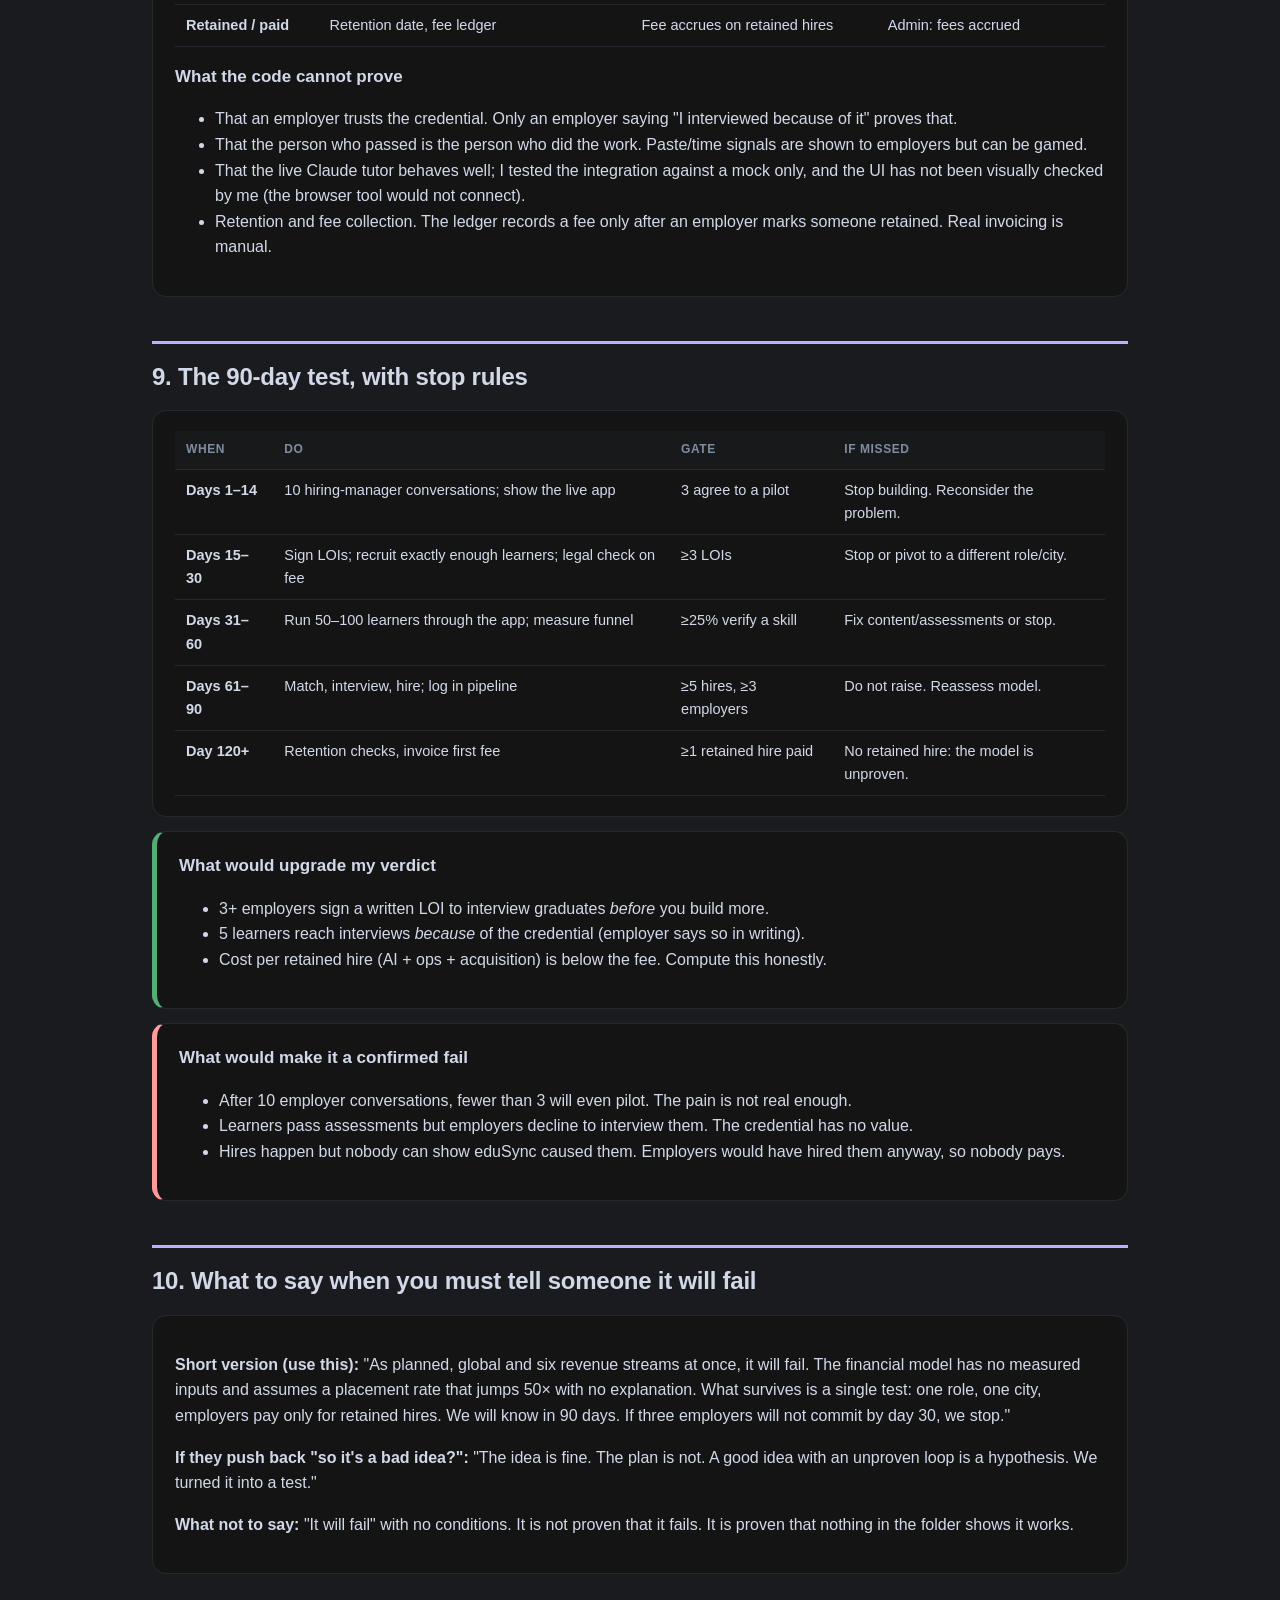
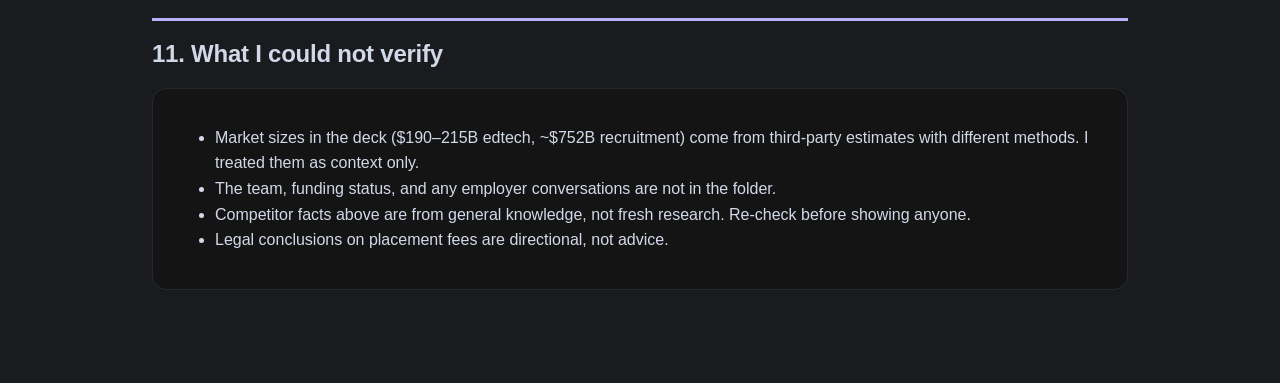
<file: docs/validation.html>
<!DOCTYPE html>
<html lang="en"><head><meta charset="utf-8"><meta name="viewport" content="width=device-width,initial-scale=1">
<title>eduSync — Founder Validation: will it pass or fail?</title>
<style>
:root{--ind:#3730a3;--teal:#0d9488;--red:#b91c1c;--amb:#b45309;--grn:#15803d;--ink:#0f172a;--mu:#64748b;--bd:#e2e8f0;--bg:#f6f7fb}
*{box-sizing:border-box}body{margin:0;font:16px/1.6 -apple-system,BlinkMacSystemFont,"Segoe UI",Roboto,sans-serif;color:var(--ink);background:var(--bg)}
.wrap{max-width:1020px;margin:0 auto;padding:28px 22px 80px}
h1{font-size:34px;letter-spacing:-.02em;margin:0 0 4px}h2{font-size:24px;margin:44px 0 6px;letter-spacing:-.01em;border-top:3px solid var(--ind);padding-top:14px}h3{font-size:17px;margin:0 0 6px}
.sub{color:var(--mu)}.card{background:#fff;border:1px solid var(--bd);border-radius:14px;padding:20px 22px;margin:14px 0}
.verdict{background:#450a0a;color:#fff;border-radius:16px;padding:28px 30px;margin:22px 0}
.verdict .big{font-size:30px;font-weight:800;line-height:1.2;letter-spacing:-.02em}.verdict p{color:#fecaca;margin:10px 0 0}
.verdict .q{background:rgba(255,255,255,.1);border-left:4px solid #fca5a5;padding:12px 16px;margin-top:16px;border-radius:0 8px 8px 0;color:#fff;font-size:17px}
table{width:100%;border-collapse:collapse;font-size:14.5px}th,td{padding:9px 11px;border-bottom:1px solid var(--bd);text-align:left;vertical-align:top}th{font-size:12px;text-transform:uppercase;letter-spacing:.05em;color:var(--mu);background:#f8fafc}
.tag{display:inline-block;padding:2px 10px;border-radius:99px;font-size:12px;font-weight:700;white-space:nowrap}
.hi{background:#fee2e2;color:#991b1b}.me{background:#fef3c7;color:#92400e}.lo{background:#dcfce7;color:#166534}.nt{background:#e5e7eb;color:#374151}
.grid{display:grid;gap:14px}.g2{grid-template-columns:1fr 1fr}.g3{grid-template-columns:repeat(3,1fr)}@media(max-width:800px){.g2,.g3{grid-template-columns:1fr}}
.score{display:grid;grid-template-columns:230px 1fr 54px;gap:12px;align-items:center;margin:8px 0;font-size:14.5px}
.meter{height:12px;background:#e5e7eb;border-radius:6px;overflow:hidden}.meter i{display:block;height:100%}
.fail{border-left:5px solid var(--red)}.f-h{font-weight:700}
.note{font-size:13px;color:var(--mu)}.ver{font-size:12px;font-weight:700;padding:1px 7px;border-radius:5px;background:#dbeafe;color:#1e40af}.jud{font-size:12px;font-weight:700;padding:1px 7px;border-radius:5px;background:#fef3c7;color:#92400e}
.bars div{display:grid;grid-template-columns:80px 1fr 110px;gap:10px;align-items:center;margin:6px 0;font-size:14px}.bars b{display:block;height:22px;border-radius:5px;background:linear-gradient(90deg,#4f46e5,#0d9488)}
.mx{display:grid;grid-template-columns:90px repeat(3,1fr);gap:4px;font-size:12.5px}.mx>div{padding:8px;border-radius:6px;min-height:54px}.mx .h{background:none;font-weight:700;color:var(--mu);min-height:0}
.r1{background:#dcfce7}.r2{background:#fef3c7}.r3{background:#fee2e2}
code{background:#f1f5f9;padding:1px 6px;border-radius:5px;font-size:13px}
ol.steps li{margin:6px 0}
@media print{body{background:#fff}.card{break-inside:avoid}h2{break-before:auto}}
</style><script src="theme.js"></script><link rel="stylesheet" href="docs-dark.css"></head><body><a href="../" style="position:fixed;right:14px;bottom:14px;z-index:99;background:#5b5bf0;color:#fff;padding:9px 16px;border-radius:99px;font:600 13px -apple-system,sans-serif;text-decoration:none;box-shadow:0 8px 20px rgba(0,0,0,.25)">← Back to eduSync app</a><div class="wrap">

<h1>eduSync — Founder Validation</h1>
<p class="sub">Written as a skeptical founder who has to decide whether to put the next two years into this. Reviewed: the whole <code>edusync/</code> workspace (strategy, product, architecture, legal, brand, research, 15-slide deck, financial model). Date: 2026-11-10.</p>

<div class="verdict">
  <div class="big">Verdict: the plan as written will fail. A much narrower version has a small but real chance, and you can find out which one you have in 90 days.</div>
  <p>"As written" means: global, six revenue layers, 10 million learners, $478.7M revenue in Year 5, 60% EBITDA margin. Nothing in the folder supports that plan. The only part with a real shot is the thin slice inside it: one role (Junior Data Analyst), one city, employers paying only for a hire that is still employed after the retention period.</p>
  <div class="q"><b>The sentence you can say out loud:</b><br>"The global edtech version of eduSync will not work, and I'm not going to pretend it will. What I can still test is one narrow thing: will real employers hire people who pass our graded tasks and pay us when they stay? I'll know in 90 days, and if the answer is no, I stop."</div>
  <p><b>My probabilities (judgment, not data):</b> global plan as written succeeds: under 1%. Narrow wedge gets <i>5 retained hires from 3 employers</i> within ~6 months of real effort: about 15%. That wedge grows into a venture-scale company: about 2–3%. Those numbers move a lot with the first 10 employer conversations (section 9).</p>
</div>

<div class="card"><b>How to read this.</b> <span class="ver">CHECKED</span> = arithmetic or fact I recomputed from your files. <span class="jud">JUDGMENT</span> = my opinion from how ventures like this usually go; I have no data on your market. I have not interviewed a single employer or learner for you, and neither does anything in the folder. That absence is the biggest finding below.</div>

<h2>1. The scorecard</h2>
<div class="card" id="score"></div>
<p class="note">Scale 0–10, where 5 means "an investor would take the meeting but not the deal". <span class="jud">JUDGMENT</span> throughout.</p>

<h2>2. Why it fails: every failure mode, ranked</h2>
<p class="sub">If someone asks "how could this fail?", this is the complete answer. Each one has a test that the MVP (or a conversation) can run, and a kill rule.</p>
<div id="modes"></div>

<h2>3. Financial model audit</h2>
<div class="card">
<div class="grid g2"><div>
<h3>Revenue, Year 1 to 5 <span class="ver">CHECKED</span></h3>
<div class="bars" id="rev"></div>
<p class="note">Year-over-year multiples: ×18.3, ×8.3, ×4.9, ×3.3. Exceptional companies reach these; plans that assume them with no pilot evidence rarely do.</p></div>
<div><h3>What the numbers imply <span class="ver">CHECKED</span></h3>
<table>
<tr><th>Metric</th><th>Value</th><th>Reading</th></tr>
<tr><td>Y5 EBITDA margin</td><td>288.2 / 478.7 = <b>60.2%</b></td><td>Education, staffing and marketplaces rarely sustain this. It looks like a spreadsheet outcome, not an operating one.</td></tr>
<tr><td>Y5 revenue per employee</td><td>$478.7M / 350 = <b>$1.37M</b></td><td>Far above normal for a business that needs human support, employer sales and compliance.</td></tr>
<tr><td>Y1 placements vs learners</td><td>50 / 50,000 = <b>0.1%</b></td><td>Plausible for a first pilot.</td></tr>
<tr><td>Y5 placements vs learners</td><td>500,000 / 10,000,000 = <b>5%</b></td><td>50× the Y1 rate, and 10,000× the Y1 placement count. Nothing explains how placement rate jumps.</td></tr>
<tr><td>Employers at Y5</td><td>900</td><td>500,000 placements through 900 employers is ~555 hires per employer per year, so it quietly assumes huge enterprise or government volume that nobody has signed.</td></tr>
<tr><td>Y1 EBITDA</td><td>−$1.085M on $195k</td><td>Burn is ~5.6× revenue. Fine for pre-seed, but the raise must match 18–24 months of runway.</td></tr>
</table></div></div>
<h3 style="margin-top:14px">What's wrong with the model, in order</h3>
<ol class="steps"><li><b>It has no measured inputs.</b> Placement rate, learner-to-hire conversion, cost per learner, fee per hire and sales cycle are all assumed. The pilot should replace every one with a measured number.</li>
<li><b>Revenue is top-down growth, not bottom-up.</b> There is no "N employers × H hires × fee" tied to an employer pipeline.</li>
<li><b>Six revenue layers on a company with zero revenue.</b> Each layer is a separate business (B2C, institutions, employers, placement, government, marketplace). Pick the one that pays first.</li>
<li><b>Government and institution revenue have 6–18 month sales cycles.</b> <span class="jud">JUDGMENT</span> They cannot be Year 2 revenue for a team of ~10.</li>
<li><b>Fee on salary can be illegal or restricted.</b> Charging jobseekers a share of salary is restricted in many places (see ILO Convention 181 principle: workers should not be charged fees). Employer-paid is the safe lane. I have only flagged this; local legal advice is required.</li></ol>
<p class="note">I could not reconcile the placement-fee revenue line to 500,000 placements without knowing the average salary assumption in the spreadsheet; ask whoever built it to show the formula chain from placements to revenue.</p>
</div>

<h2>4. The assumptions that must be true</h2>
<p class="sub">This is the core of the business. If one of the red ones is false, the rest doesn't matter.</p>
<div class="card"><table id="assume"></table></div>

<h2>5. Risk matrix</h2>
<div class="card"><div class="mx" id="mx"></div><p class="note">Position is my judgment. Numbers refer to failure modes in section 2.</p></div>

<h2>6. Competition, honestly</h2>
<div class="card"><table>
<tr><th>Who</th><th>Why they beat you</th><th>Where you might still win</th></tr>
<tr><td>Free AI tutors (ChatGPT, Claude, Gemini, Khanmigo-style)</td><td>A learner can already learn SQL for free with excellent explanations. Your tutor is not the product and will not be a moat.</td><td>Nowhere on tutoring. Win only on <b>verified outcome</b>.</td></tr>
<tr><td>Coursera / Udemy / Google & IBM certificates</td><td>Brand, distribution, employer recognition, huge catalogs.</td><td>Their credential is attendance. Yours is graded work on a per-learner dataset. Only matters if an employer cares.</td></tr>
<tr><td>Bootcamps and outcome-linked programs (e.g. Lambda School-style ISAs, Indian upskill-and-place programs)</td><td>They already sell "get hired" and have hiring partners and human mentors.</td><td>Lower cost with software, but the Lambda School ISA story shows outcome-linked models can blow up on economics and trust. <i>From general knowledge; verify current status of each.</i></td></tr>
<tr><td>LinkedIn, Naukri, Indeed, Wellfound, campus placement cells</td><td>Employers already live there; adding a field "assessed by eduSync" is trivial for them.</td><td>A real skills signal could plug into them. Risk: they copy it.</td></tr>
<tr><td>Skills-assessment vendors (HackerRank, Codility-style) </td><td>Employers already pay for assessments and trust them.</td><td>Assessment is their business. You would need to prove yours predicts retention better.</td></tr>
</table><p class="note">The honest summary: your entire value rests on one thing none of them have, namely a <b>track record of employer-confirmed, retained hires</b>. That does not exist yet.</p></div>

<h2>7. Who would say yes, who would say no</h2>
<div class="card"><table id="inv"></table></div>

<h2>8. What the MVP proves, and what it cannot</h2>
<div class="card">
<p>The app in <code>edusync-app/</code> is built to measure the loop, not to look finished. 66 automated end-to-end checks pass against the real server (grading, SQL sandbox attacks, authz, tamper detection, realtime events, fee ledger).</p>
<table id="loop"></table>
<h3 style="margin-top:16px">What the code cannot prove</h3>
<ul><li>That an employer trusts the credential. Only an employer saying "I interviewed because of it" proves that.</li>
<li>That the person who passed is the person who did the work. Paste/time signals are shown to employers but can be gamed.</li>
<li>That the live Claude tutor behaves well; I tested the integration against a mock only, and the UI has not been visually checked by me (the browser tool would not connect).</li>
<li>Retention and fee collection. The ledger records a fee only after an employer marks someone retained. Real invoicing is manual.</li></ul></div>

<h2>9. The 90-day test, with stop rules</h2>
<div class="card"><table id="plan"></table></div>
<div class="card" style="border-left:5px solid var(--grn)"><h3>What would upgrade my verdict</h3>
<ul><li>3+ employers sign a written LOI to interview graduates <i>before</i> you build more.</li>
<li>5 learners reach interviews <i>because</i> of the credential (employer says so in writing).</li>
<li>Cost per retained hire (AI + ops + acquisition) is below the fee. Compute this honestly.</li></ul></div>
<div class="card" style="border-left:5px solid var(--red)"><h3>What would make it a confirmed fail</h3>
<ul><li>After 10 employer conversations, fewer than 3 will even pilot. The pain is not real enough.</li>
<li>Learners pass assessments but employers decline to interview them. The credential has no value.</li>
<li>Hires happen but nobody can show eduSync caused them. Employers would have hired them anyway, so nobody pays.</li></ul></div>

<h2>10. What to say when you must tell someone it will fail</h2>
<div class="card">
<p><b>Short version (use this):</b> "As planned, global and six revenue streams at once, it will fail. The financial model has no measured inputs and assumes a placement rate that jumps 50× with no explanation. What survives is a single test: one role, one city, employers pay only for retained hires. We will know in 90 days. If three employers will not commit by day 30, we stop."</p>
<p><b>If they push back "so it's a bad idea?":</b> "The idea is fine. The plan is not. A good idea with an unproven loop is a hypothesis. We turned it into a test."</p>
<p><b>What not to say:</b> "It will fail" with no conditions. It is not proven that it fails. It is proven that nothing in the folder shows it works.</p></div>

<h2>11. What I could not verify</h2>
<div class="card"><ul>
<li>Market sizes in the deck ($190–215B edtech, ~$752B recruitment) come from third-party estimates with different methods. I treated them as context only.</li>
<li>The team, funding status, and any employer conversations are not in the folder.</li>
<li>Competitor facts above are from general knowledge, not fresh research. Re-check before showing anyone.</li>
<li>Legal conclusions on placement fees are directional, not advice.</li></ul></div>

</div>
<script>
const score=[["Problem is real & painful",7,"Junior hiring is noisy for employers and opaque for learners. Believable, but not yet shown with a single interview."],
["Solution is differentiated",4,"Tutor and content are commodity. Verified outcomes are the only differentiator, and they do not exist yet."],
["Evidence so far",1,"No employer, learner or revenue data in the folder."],
["Market / wedge clarity",6,"The Junior Data Analyst wedge is sensible. The global framing hurts."],
["Business model viability",4,"Employer-paid success fee is the right lane. Too many other layers; fee legality varies."],
["Financial model credibility",2,"Unmeasured inputs, 60% margin, 5% placement rate at scale."],
["Defensibility / moat",3,"Moat is employer trust, which is earned slowly. Network effects are claimed, not real."],
["Execution risk (solo / small team)",3,"Two-sided cold start plus AI plus compliance is a lot. Team is not in the folder."],
["Fundability today",3,"Fails most investor screens as-is. Passes a few angels and accelerators with the narrow plan and a live demo."],
["Learnability (can the test run fast?)",8,"The MVP measures the loop, and a 90-day test is cheap."]];
const col=v=>v>=6?'#16a34a':v>=4?'#d97706':'#dc2626';
document.getElementById('score').innerHTML=score.map(([k,v,t])=>`<div class="score"><span><b>${k}</b></span><span><div class="meter"><i style="width:${v*10}%;background:${col(v)}"></i></div><span class="note">${t}</span></span><b style="color:${col(v)}">${v}/10</b></div>`).join('')+`<p style="margin-top:12px"><b>Average ${(score.reduce((a,x)=>a+x[1],0)/score.length).toFixed(1)}/10.</b> Strong on "can we find out cheaply" (8), weak on everything that needs evidence.</p>`;

const modes=[
["F1","No employer will pay for a hire from you","hi","Employers hire through channels they trust. Why would a hiring manager spend time on an unknown credential? Cold start: no hires means no trust means no hires.","Talk to 10 hiring managers before more building. Ask what would make them interview a candidate with this credential.","<3 of 10 agree to pilot by day 30: stop."],
["F2","The credential carries no weight","hi","Skills proof that employers don't recognise is a PDF. Your signature is real, but trust is social, not cryptographic.","Employer reads a candidate view in a live call, says whether it changes their decision. Track 'interview because of eduSync' in writing.","0 interviews attributable to the credential after 30 learners with passports: stop."],
["F3","Learners pass, but are not job-ready","hi","Six synthetic-data tasks are far from real analyst work (messy business questions, stakeholders, tools like Excel/BI).","Give 5 passers a real-world task from a partner employer and measure the gap.","Employer interviewers rate <3/5 on the first 10 candidates: rebuild assessments or stop."],
["F4","The signal can be cheated","me","Per-learner data blocks copying, but a learner can run the task through an LLM. Paste/time signals are gameable.","Add a proctored 20-min live follow-up for finalists. Compare pass rates with and without LLM help.","If employers find passers can't explain their own SQL, credibility is gone."],
["F5","Two-sided cold start","hi","Learners come only if jobs exist; employers come only if learners exist. Money runs out before the loop closes.","Fix employers first (LOIs), then recruit exactly as many learners as the LOIs can absorb.","<3 LOIs before building the jobs module: stop."],
["F6","Unit economics don't close","me","AI tutor, support, assessment ops and employer sales per retained hire may exceed the fee (8–15% of a junior salary).","Track cost per retained hire from the first cohort. The admin dashboard shows hires, fees and tutor use.","Cost per hire > fee at pilot scale with no clear path to halve it: stop or change model."],
["F7","Retention kills the revenue","me","You only get paid if the hire stays. Early attrition in junior roles is common, and employers may dispute.","Keep the retention window explicit in the contract; log start dates from day one (built).","Retention <60% at 30 days: the fee model is broken."],
["F8","Disintermediation","me","Employer meets the candidate through you, then hires directly and skips the fee.","Contract clause plus value after the intro (payroll, credential verify). Accept some leakage.","If most hires happen off-platform, charge for verification, not placement."],
["F9","Fee legality / regulation","me","Placement fees on jobseekers are restricted in many places; AI-in-hiring has fairness rules.","Employer-paid only. Get local legal review before charging.","Legal blocks employer fees in the launch city: pick another city."],
["F10","Free AI makes learning content worthless","hi","Anyone can learn SQL for free. If your pitch leans on content you have no defence.","Never sell content. Sell verified outcome.","If the pitch still centres on lessons, rewrite it."],
["F11","Founder-market fit unknown","me","Folder has no team, no hiring-side experience, no distribution. Hiring is a relationships business.","Add an advisor who has hired junior analysts; put names on the deck.","No hiring-side insider within 60 days: expect slow employer progress."],
["F12","Scope sprawl","me","Six revenue layers, global ambition, many product areas, 132 documents. Documentation exceeds evidence.","Freeze everything except the Junior Data Analyst loop until the gates are met.","Any new feature before the first retained hire: stop and reprioritise."],
["F13","Credential trust incident","lo","One fake, leaked or wrongly issued credential could end employer trust.","Revocation, public verify and tamper test exist. Add identity checks for finalists.","—"],
["F14","Data / privacy","lo","Learner PII and assessment data; employer access must be consented and scoped.","Employers see only candidates who applied to them (enforced and tested).","Before real users: privacy notice, deletion path, DPA."]];
document.getElementById('modes').innerHTML=modes.map(([id,t,r,w,test,kill])=>`<div class="card fail"><div class="f-h">${id} · ${t} <span class="tag ${r}">${r=='hi'?'likely and fatal':r=='me'?'possible':'manageable'}</span></div><p style="margin:6px 0">${w}</p><div class="grid g2"><div class="note"><b>How to test:</b> ${test}</div><div class="note"><b>Kill rule:</b> ${kill}</div></div></div>`).join('');

const rev=[["Y1",0.195],["Y2",3.574],["Y3",29.62],["Y4",144.16],["Y5",478.7]];
document.getElementById('rev').innerHTML=rev.map(([y,v])=>`<div><span>${y}</span><b style="width:${Math.max(2,v/478.7*100)}%"></b><span>$${v>=1?v.toFixed(v>100?1:2)+'M':(v*1000).toFixed(0)+'k'}</span></div>`).join('');

const A=[["Employers will pay for a verified hire","hi","Cold outreach to 10 hiring managers; ask for a pilot LOI","≥3 LOIs"],
["Employers trust our credential enough to interview","hi","Show a candidate view live; ask what would change their decision","≥5 interviews attributed"],
["Graded tasks predict on-the-job ability","hi","Partner employer rates 10 passers","avg ≥3.5/5"],
["A learner can be moved from signup to passport in reasonable time","me","Funnel in admin dashboard","≥25% of starters verify a skill; ≥10% earn a passport"],
["A learner is hired within the pilot window","hi","Applications → hired → retained in the pipeline","≥5 hires, ≥3 employers"],
["Cost per retained hire < fee","me","Add AI + support + acquisition cost per cohort","Cost < 60% of fee"],
["Employers don't bypass us","me","Contract + tracking of introductions","<30% leakage"],
["Learners come without paid ads","me","Source tracking on signup","≥40% organic/referral"]];
document.getElementById('assume').innerHTML='<tr><th>Must be true</th><th>Risk</th><th>How to test</th><th>Pass threshold</th></tr>'+A.map(([a,r,t,p])=>`<tr><td><b>${a}</b></td><td><span class="tag ${r}">${r=='hi'?'high':'medium'}</span></td><td>${t}</td><td>${p}</td></tr>`).join('');

const mx=[["High impact",["F1 F2 F5","F3 F10","F11"],["F6 F7","F4"],["F12"]],["Medium",["F8 F9"],["F14"],[]],["Low",[],["F13"],[]]];
document.getElementById('mx').innerHTML='<div class="h"></div><div class="h">Unlikely</div><div class="h">Possible</div><div class="h">Likely</div>'+
[["Fatal",["F13"],["F6 F7 F8 F9 F11"],["F1 F2 F3 F5 F10"]],["Serious",["F14"],["F4 F12"],[]]].map(([l,a,b,c])=>`<div class="h">${l}</div><div class="r1">${a.join(' ')}</div><div class="r2">${b.join(' ')}</div><div class="r3">${c.join(' ')}</div>`).join('');

document.getElementById('inv').innerHTML='<tr><th>Who</th><th>Likely answer today</th><th>Why</th></tr>'+[
["Pre-seed / angel (operators, ex-HR tech)","Maybe","If you show 3 LOIs and the live loop. They back founders and speed. Without LOIs, no."],
["Accelerator (e.g. YC-style)","Maybe","Likes narrow wedge and a working product. Will attack 'why you' and 'who pays'. Needs a founder story and traction in weeks."],
["Seed VC (edtech / marketplace)","No","No revenue, no employer proof, no metrics. Revisit after a handful of retained hires."],
["Impact / education funds","Maybe","Mission fits. They want learner outcomes data and fairness policies."],
["Strategic (staffing, HR platforms)","Watch","Interest only after proof; they may copy you."],
["Grants / government","Maybe later","Long cycles. Not a Year 1 revenue source."]].map(([a,b,c])=>`<tr><td><b>${a}</b></td><td><span class="tag ${b=='No'?'hi':b=='Maybe'||b=='Maybe later'?'me':'nt'}">${b}</span></td><td>${c}</td></tr>`).join('');

document.getElementById('loop').innerHTML='<tr><th>Loop step</th><th>What the MVP measures</th><th>Proves it if…</th><th>Where</th></tr>'+[
["Learn","Task attempts, tutor use, refusals","≥25% of starters verify a skill","Admin: funnel, tutor stats"],
["Prove","Per-skill pass rates on per-learner data","Pass rates not ~0% or ~100%","Admin: task table"],
["Credential","Signed credentials viewed/verified","Employers open verify pages","/verify/ES-…"],
["Match","Applications to real jobs","Real employers post real jobs","Employer jobs + SSE alerts"],
["Hired","Pipeline status, start date","≥5 hires, ≥3 employers","Employer pipeline"],
["Retained / paid","Retention date, fee ledger","Fee accrues on retained hires","Admin: fees accrued"]].map(r=>`<tr>${r.map((c,i)=>`<td>${i==0?'<b>'+c+'</b>':c}</td>`).join('')}</tr>`).join('');

document.getElementById('plan').innerHTML='<tr><th>When</th><th>Do</th><th>Gate</th><th>If missed</th></tr>'+[
["Days 1–14","10 hiring-manager conversations; show the live app","3 agree to a pilot","Stop building. Reconsider the problem."],
["Days 15–30","Sign LOIs; recruit exactly enough learners; legal check on fee","≥3 LOIs","Stop or pivot to a different role/city."],
["Days 31–60","Run 50–100 learners through the app; measure funnel","≥25% verify a skill","Fix content/assessments or stop."],
["Days 61–90","Match, interview, hire; log in pipeline","≥5 hires, ≥3 employers","Do not raise. Reassess model."],
["Day 120+","Retention checks, invoice first fee","≥1 retained hire paid","No retained hire: the model is unproven."]].map(r=>`<tr>${r.map((c,i)=>`<td>${i==0?'<b>'+c+'</b>':c}</td>`).join('')}</tr>`).join('');
</script></body></html>
</file>
<file: style.css>
@import url('https://fonts.googleapis.com/css2?family=Inter:wght@400;500;600;700;800&family=JetBrains+Mono:wght@400;500&display=swap');
:root{
  --bg:#0b1020;--bg2:#10172e;--paper:#ffffff;--soft:#f4f6fb;--ink:#0f172a;--mu:#64748b;--line:#e6e9f2;
  --pri:#5b5bf0;--pri2:#7c6cf6;--pri-d:#3f3fd0;--teal:#14b8a6;--gold:#f5b942;--red:#ef4444;--green:#22c55e;
  --r:16px;--sh:0 1px 2px rgba(15,23,42,.04),0 8px 28px -10px rgba(15,23,42,.14);--sh2:0 18px 50px -16px rgba(60,60,200,.35)
}
*{box-sizing:border-box}
html{scroll-behavior:smooth}
body{margin:0;font:15px/1.6 Inter,-apple-system,"Segoe UI",Roboto,sans-serif;color:var(--ink);background:
 radial-gradient(900px 420px at 85% -80px,rgba(124,108,246,.16),transparent 60%),
 radial-gradient(700px 360px at -10% 0,rgba(20,184,166,.12),transparent 60%),var(--soft);min-height:100vh;-webkit-font-smoothing:antialiased}
a{color:var(--pri-d);text-decoration:none}a:hover{text-decoration:underline}
code{font-family:'JetBrains Mono',ui-monospace,Menlo,monospace;font-size:12.5px;background:#eef0fb;padding:2px 7px;border-radius:6px;color:#3b3bb5}

/* header */
header{display:flex;align-items:center;gap:26px;padding:0 32px;height:64px;position:sticky;top:0;z-index:10;
 background:rgba(255,255,255,.78);backdrop-filter:saturate(1.6) blur(14px);border-bottom:1px solid rgba(230,233,242,.9)}
.brand{display:flex;align-items:center;gap:10px;font-size:20px;font-weight:800;color:var(--ink);letter-spacing:-.03em;text-decoration:none!important}
.brand:before{content:"";width:30px;height:30px;border-radius:9px;background:linear-gradient(135deg,var(--pri),var(--teal));box-shadow:0 6px 16px -4px rgba(91,91,240,.6)}
.brand b{background:linear-gradient(90deg,var(--pri),var(--teal));-webkit-background-clip:text;background-clip:text;color:transparent}
nav{display:flex;gap:2px;flex:1}
nav a{padding:8px 14px;border-radius:10px;color:#475569;font-weight:600;font-size:14px;text-decoration:none!important;transition:.15s}
nav a:hover{background:#eef0fb;color:var(--pri-d)}nav a.on{background:linear-gradient(135deg,#ecebff,#e4f7f4);color:var(--pri-d)}
#who{font-size:13px;color:var(--mu);display:flex;gap:12px;align-items:center}
#who:before{content:attr(data-initial);width:32px;height:32px;border-radius:50%;background:linear-gradient(135deg,var(--pri),var(--pri2));color:#fff;display:grid;place-items:center;font-weight:700;order:-1}
main{max-width:1200px;margin:0 auto;padding:34px 32px 80px}
.pad{padding:60px}.muted{color:var(--mu)}.small{font-size:13px}

/* type */
h1{font-size:34px;line-height:1.15;margin:0 0 8px;letter-spacing:-.035em;font-weight:800}
h2{font-size:18px;margin:0 0 12px;letter-spacing:-.02em;font-weight:700}
h3{font-size:15.5px;margin:0 0 6px;font-weight:700;letter-spacing:-.01em}
.eyebrow{font-size:12px;font-weight:700;letter-spacing:.14em;text-transform:uppercase;color:var(--pri);margin-bottom:8px}

/* cards */
.card{background:var(--paper);border:1px solid var(--line);border-radius:var(--r);padding:24px;margin-bottom:18px;box-shadow:var(--sh)}
.card.flat{box-shadow:none}
.grid{display:grid;gap:18px}.g2{grid-template-columns:1fr 1fr}.g3{grid-template-columns:repeat(3,1fr)}.g4{grid-template-columns:repeat(4,1fr)}
@media(max-width:860px){.g2,.g3,.g4{grid-template-columns:1fr}main{padding:22px 16px}header{padding:0 16px}}
.split{display:grid;grid-template-columns:minmax(0,1.75fr) minmax(0,1fr);gap:22px;align-items:start}
@media(max-width:1000px){.split{grid-template-columns:1fr}}

/* buttons / inputs */
button,.btn{font:inherit;font-weight:600;border:0;border-radius:11px;padding:10px 18px;background:linear-gradient(135deg,var(--pri),var(--pri2));color:#fff;cursor:pointer;
 box-shadow:0 8px 20px -8px rgba(91,91,240,.65);transition:transform .12s,box-shadow .12s,filter .12s;display:inline-block;text-decoration:none!important}
button:hover,.btn:hover{transform:translateY(-1px);filter:brightness(1.05);box-shadow:0 12px 26px -8px rgba(91,91,240,.7)}
button:active{transform:none}button:disabled{opacity:.5;cursor:not-allowed;transform:none}
button.ghost{background:#fff;color:var(--pri-d);border:1px solid var(--line);box-shadow:none}button.ghost:hover{background:#f4f4ff;border-color:#d8d9fb}
button.teal{background:linear-gradient(135deg,#0ea5a0,var(--teal));box-shadow:0 8px 20px -8px rgba(20,184,166,.7)}
button.red{background:var(--red)}button.sm,.btn.sm{padding:6px 12px;font-size:13px;border-radius:9px}
input,select,textarea{font:inherit;width:100%;border:1px solid #d9dded;border-radius:11px;padding:11px 13px;background:#fff;transition:.15s;color:var(--ink)}
input:focus,textarea:focus,select:focus{outline:0;border-color:var(--pri);box-shadow:0 0 0 4px rgba(91,91,240,.15)}
textarea{font-family:'JetBrains Mono',ui-monospace,Menlo,monospace;font-size:13px;min-height:110px;resize:vertical;line-height:1.55}
textarea.ans{background:#0f1530;color:#e7eaff;border-color:#1f2850;caret-color:var(--gold)}
textarea.ans::placeholder{color:#6b75a8}
label{display:block;font-size:12.5px;font-weight:600;color:#475569;margin:14px 0 6px}
.row{display:flex;gap:12px;align-items:center;flex-wrap:wrap}.sp{flex:1}
.pill{display:inline-flex;align-items:center;padding:3px 11px;border-radius:99px;font-size:11.5px;font-weight:700;letter-spacing:.01em}
.p-g{background:#dcfce7;color:#166534}.p-a{background:#fef3c7;color:#92400e}.p-r{background:#fee2e2;color:#991b1b}.p-b{background:#e5e7ff;color:#3f3fd0}.p-x{background:#eceef5;color:#5b6478}
table{width:100%;border-collapse:collapse;font-size:13.5px}
th,td{padding:10px 12px;border-bottom:1px solid var(--line);text-align:left;vertical-align:top}
th{font-size:11px;text-transform:uppercase;letter-spacing:.07em;color:var(--mu);background:#f8f9fd;font-weight:700}
tr:last-child td{border-bottom:0}
.scroll{max-height:280px;overflow:auto;border:1px solid var(--line);border-radius:12px}

/* auth / landing */
.hero{display:grid;grid-template-columns:1.15fr .85fr;gap:48px;align-items:center;min-height:calc(100vh - 200px)}
@media(max-width:940px){.hero{grid-template-columns:1fr}}
.hero h1{font-size:54px;line-height:1.04;letter-spacing:-.045em}
.hero h1 em{font-style:normal;background:linear-gradient(90deg,var(--pri),var(--teal));-webkit-background-clip:text;background-clip:text;color:transparent}
.hero .lead{font-size:18px;color:#475569;max-width:560px;margin:14px 0 26px}
.steps{display:flex;gap:8px;flex-wrap:wrap;margin:6px 0 28px}
.steps span{background:#fff;border:1px solid var(--line);border-radius:99px;padding:7px 14px;font-weight:600;font-size:13px;box-shadow:var(--sh)}
.steps span:not(:last-child):after{content:"→";margin-left:10px;color:#a0a7c0}
.proof{display:grid;grid-template-columns:repeat(3,1fr);gap:14px;max-width:560px}
.proof div{background:#fff;border:1px solid var(--line);border-radius:14px;padding:14px 16px;box-shadow:var(--sh)}
.proof b{display:block;font-size:22px;letter-spacing:-.03em}.proof small{color:var(--mu);font-size:12px}
.auth{background:#fff;border:1px solid var(--line);border-radius:22px;padding:30px;box-shadow:var(--sh2)}
.tabs{display:flex;gap:4px;padding:4px;background:#eef0f8;border-radius:12px;margin-bottom:14px}
.tabs button{flex:1;background:transparent;color:#52607a;box-shadow:none;padding:9px}.tabs button:hover{transform:none;background:rgba(255,255,255,.6)}
.tabs button.on{background:#fff;color:var(--pri-d);box-shadow:0 2px 8px rgba(15,23,42,.1)}
.err{color:var(--red);font-size:13px;margin-top:8px;font-weight:500}

/* dashboard */
.banner{display:flex;gap:26px;align-items:center;background:linear-gradient(135deg,#171d44,#2a2a8f 55%,#0f766e);color:#fff;border-radius:22px;padding:30px 34px;margin-bottom:22px;box-shadow:var(--sh2);position:relative;overflow:hidden}
.banner:after{content:"";position:absolute;right:-60px;top:-60px;width:260px;height:260px;border-radius:50%;background:radial-gradient(circle,rgba(255,255,255,.18),transparent 70%)}
.banner h1{color:#fff;margin:0}.banner p{color:#c7d2fe;margin:4px 0 0}
.ring{width:96px;height:96px;flex:none;position:relative;z-index:1}
.ring text{fill:#fff;font-weight:800}
.kpi{font-size:32px;font-weight:800;letter-spacing:-.04em;line-height:1.1}.kpi small{display:block;font-size:12px;color:var(--mu);font-weight:600;letter-spacing:0;margin-top:4px}
.graph{background:linear-gradient(180deg,#fbfbff,#f3f5fd);border:1px solid var(--line);border-radius:16px;padding:8px}
.nd rect{transition:.18s;filter:drop-shadow(0 8px 12px rgba(20,20,80,.18))}.nd:hover rect{transform:translateY(-2px)}

/* learning */
.lesson{border:1px solid var(--line);border-radius:13px;margin-bottom:10px;background:#fff;transition:.15s}
.lesson[open]{box-shadow:var(--sh);border-color:#d6d8fb}
.lesson summary{cursor:pointer;padding:13px 18px;font-weight:600;list-style:none;display:flex;justify-content:space-between}
.lesson summary:after{content:"+";color:var(--pri);font-weight:700;font-size:18px}.lesson[open] summary:after{content:"–"}
.lesson summary::-webkit-details-marker{display:none}.lesson p{margin:0;padding:0 18px 16px;color:#475569}
.task{border:1px solid var(--line);border-radius:16px;padding:20px;margin-bottom:16px;background:#fff;box-shadow:var(--sh);position:relative}
.task.done{border-color:#86efac;background:linear-gradient(180deg,#f3fff8,#fff)}
.task.done:before{content:"✓";position:absolute;right:16px;top:14px;width:26px;height:26px;border-radius:50%;background:var(--green);color:#fff;display:grid;place-items:center;font-weight:800}
.chips{display:flex;gap:7px;flex-wrap:wrap}.chip{font:11.5px 'JetBrains Mono',monospace;background:#eef0fb;border-radius:8px;padding:4px 9px;color:#3b3bb5}
.fb{margin-top:12px;padding:12px 15px;border-radius:12px;font-size:14px}.fb.ok{background:#dcfce7;color:#14532d}.fb.no{background:#fee2e2;color:#7f1d1d}.fb ul{margin:6px 0 0;padding-left:18px}
.chat{height:300px;overflow:auto;border-radius:14px;padding:14px;background:linear-gradient(180deg,#f7f8fe,#f1f3fc);border:1px solid var(--line);font-size:14px}
.msg{margin-bottom:12px;white-space:pre-wrap}.msg.u{color:var(--pri-d);font-weight:600;background:#e9eaff;display:inline-block;padding:6px 12px;border-radius:12px 12px 12px 3px}
.msg .src{display:block;font-size:12px;color:var(--mu);margin-top:4px}

/* metrics */
.fun{display:grid;grid-template-columns:210px 1fr;gap:12px;align-items:center;margin-bottom:9px;font-size:14px}
.bar{height:30px;border-radius:9px;background:linear-gradient(90deg,var(--pri),var(--teal));color:#fff;font-weight:700;font-size:13px;display:flex;align-items:center;padding-left:12px;min-width:34px;box-shadow:0 6px 14px -6px rgba(91,91,240,.5)}
#toasts{position:fixed;right:22px;bottom:22px;display:flex;flex-direction:column;gap:10px;z-index:30}
.toast{background:#0f1530;color:#fff;padding:13px 18px;border-radius:13px;box-shadow:0 14px 40px rgba(10,10,50,.4);animation:in .28s;max-width:340px;border-left:4px solid var(--teal);font-weight:500}
@keyframes in{from{transform:translateY(14px);opacity:0}}
.live{display:inline-block;width:8px;height:8px;border-radius:50%;background:#22c55e;margin-right:8px;box-shadow:0 0 0 0 rgba(34,197,94,.6);animation:pulse 1.8s infinite}
@keyframes pulse{70%{box-shadow:0 0 0 8px rgba(34,197,94,0)}100%{box-shadow:0 0 0 0 rgba(34,197,94,0)}}
.verifybox{max-width:680px;margin:30px auto;text-align:center;box-shadow:var(--sh2)}
.verdict{font-size:28px;font-weight:800;padding:20px;border-radius:16px;margin:16px 0;letter-spacing:-.02em}.verdict.ok{background:linear-gradient(135deg,#dcfce7,#ccfbf1);color:#166534}.verdict.no{background:#fee2e2;color:#991b1b}
pre.code{background:#0f1530;color:#e2e8f0;padding:14px;border-radius:12px;overflow:auto;font-size:12.5px;text-align:left}
svg text{font-family:Inter,sans-serif}
::-webkit-scrollbar{width:10px;height:10px}::-webkit-scrollbar-thumb{background:#cfd4ea;border-radius:10px}
.demo{margin-top:18px;padding:14px 16px;border-radius:14px;background:linear-gradient(135deg,#f3f2ff,#e8f8f5);border:1px dashed #b9bcf5;font-size:13.5px}
nav a[target]{color:var(--mu);font-weight:500;font-size:13px}

/* theme toggle */
#theme{background:transparent;color:var(--mu);border:1px solid var(--line);box-shadow:none;padding:6px 12px;font-size:13px;border-radius:99px;white-space:nowrap}
#theme:hover{background:rgba(127,127,200,.12);transform:none;box-shadow:none}
.theme-fab{position:fixed;left:14px;bottom:14px;z-index:99;background:#0f1530;color:#fff;border:1px solid #2a3263;padding:8px 14px;border-radius:99px;font:600 13px -apple-system,sans-serif;cursor:pointer}

/* DARK MODE (default) */
[data-theme=dark]{--paper:#141b36;--soft:#0a0f20;--ink:#e8ecff;--mu:#97a2c8;--line:#252e55;
 --sh:0 1px 2px rgba(0,0,0,.4),0 10px 30px -12px rgba(0,0,0,.7);--sh2:0 20px 60px -20px rgba(91,91,240,.5);color-scheme:dark}
[data-theme=dark] body{background:radial-gradient(900px 460px at 85% -80px,rgba(124,108,246,.28),transparent 60%),radial-gradient(700px 380px at -10% 0,rgba(20,184,166,.18),transparent 60%),#0a0f20}
[data-theme=dark] header{background:rgba(10,15,32,.78);border-color:#1d2547}
[data-theme=dark] .brand{color:#fff}
[data-theme=dark] nav a{color:#aab4da}[data-theme=dark] nav a:hover{background:#1a2347;color:#fff}
[data-theme=dark] nav a.on{background:linear-gradient(135deg,#252a63,#17403f);color:#fff}
[data-theme=dark] a{color:#9aa0ff}
[data-theme=dark] code,[data-theme=dark] .chip{background:#1b2350;color:#b9bfff}
[data-theme=dark] input,[data-theme=dark] select,[data-theme=dark] textarea{background:#0e1430;border-color:#2a3465;color:#e8ecff}
[data-theme=dark] textarea.ans{background:#070b1a;border-color:#222b57}
[data-theme=dark] label{color:#aab4da}
[data-theme=dark] button.ghost{background:#141b36;color:#c3c8ff;border-color:#2a3465}
[data-theme=dark] button.ghost:hover{background:#1b2350}
[data-theme=dark] th{background:#10173a;color:#97a2c8}
[data-theme=dark] .hero .lead{color:#b4bde0}
[data-theme=dark] .steps span,[data-theme=dark] .proof div{background:#141b36;border-color:#252e55;color:#e8ecff}
[data-theme=dark] .auth{background:#121936;border-color:#2a3465}
[data-theme=dark] .tabs{background:#0c1230}[data-theme=dark] .tabs button{color:#97a2c8}
[data-theme=dark] .tabs button.on{background:#232c63;color:#fff}
[data-theme=dark] .lesson,[data-theme=dark] .task{background:#141b36}
[data-theme=dark] .lesson p{color:#b4bde0}
[data-theme=dark] .task.done{background:linear-gradient(180deg,#0f2a24,#141b36);border-color:#1f6b4d}
[data-theme=dark] .graph,[data-theme=dark] svg.graph{background:linear-gradient(180deg,#10173a,#0c1230);border-color:#252e55}
[data-theme=dark] .chat{background:linear-gradient(180deg,#0e1430,#0b1128);border-color:#252e55}
[data-theme=dark] .msg.u{background:#232c63;color:#dfe3ff}
[data-theme=dark] .fb.ok{background:#0f2f22;color:#86efac}[data-theme=dark] .fb.no{background:#3a1519;color:#fca5a5}
[data-theme=dark] .p-g{background:#0f2f22;color:#86efac}[data-theme=dark] .p-a{background:#3a2d0d;color:#fcd34d}
[data-theme=dark] .p-r{background:#3a1519;color:#fca5a5}[data-theme=dark] .p-b{background:#232c63;color:#c3c8ff}[data-theme=dark] .p-x{background:#1b2243;color:#97a2c8}
[data-theme=dark] .demo{background:linear-gradient(135deg,#1a1f4d,#0f2f3a);border-color:#3b4390}
[data-theme=dark] .verdict.ok{background:linear-gradient(135deg,#0f2f22,#0d3030);color:#86efac}[data-theme=dark] .verdict.no{background:#3a1519;color:#fca5a5}
[data-theme=dark] ::-webkit-scrollbar-thumb{background:#2a3465}
[data-theme=dark] svg line{stroke:#3a4580}
</file>
<file: docs/docs-dark.css>
html[data-theme=dark]{background:#0b0f1f;filter:invert(.92) hue-rotate(180deg)}
html[data-theme=dark] img,html[data-theme=dark] svg image{filter:invert(1) hue-rotate(180deg)}

.theme-fab{position:fixed;left:14px;bottom:14px;z-index:99;background:#0f1530;color:#fff;border:1px solid #2a3263;padding:8px 14px;border-radius:99px;font:600 13px -apple-system,sans-serif;cursor:pointer}
</file>
